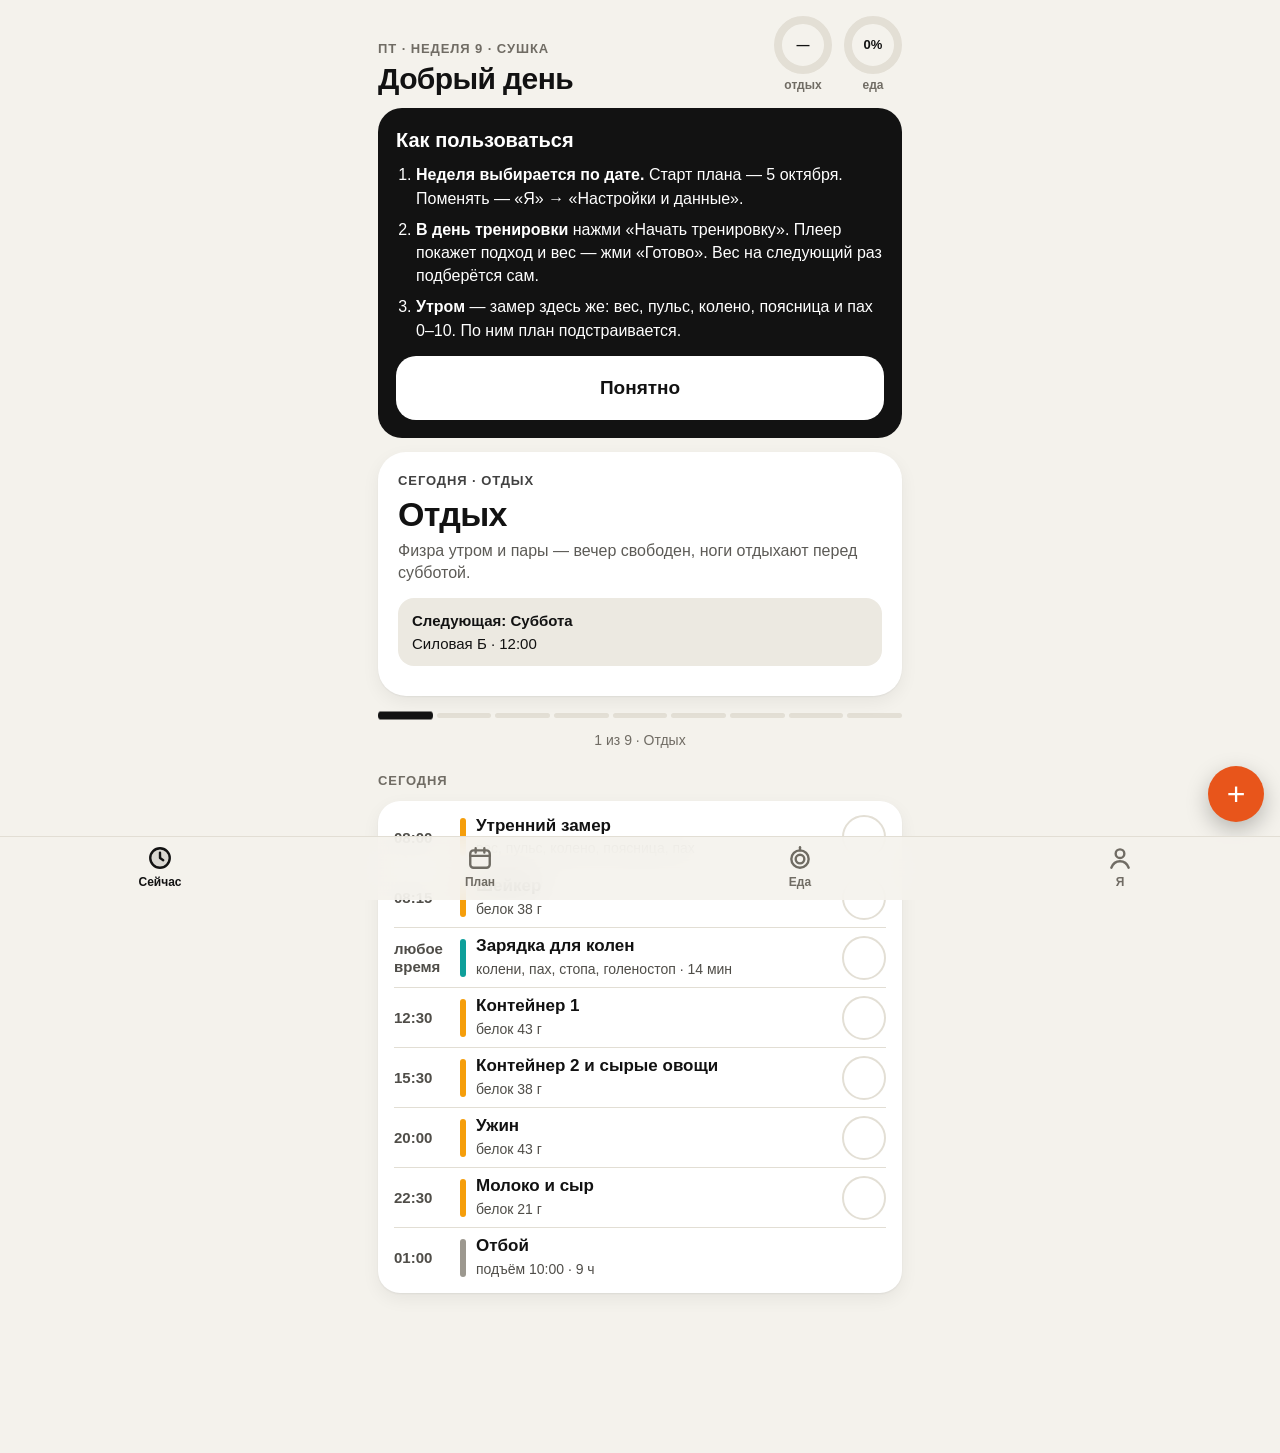
<file: index.html>
<!DOCTYPE html>
<html lang="ru">
<head>
<meta charset="UTF-8">
<meta name="viewport" content="width=device-width, initial-scale=1.0, maximum-scale=1.0, viewport-fit=cover">
<title>Три цикла</title>

<!-- Приложение для iPhone: Safari → «Поделиться» → «На экран Домой» -->
<meta name="theme-color" content="#F4F2EC" media="(prefers-color-scheme: light)">
<meta name="theme-color" content="#050506" media="(prefers-color-scheme: dark)">
<meta name="color-scheme" content="light dark">
<meta name="apple-mobile-web-app-capable" content="yes">
<meta name="mobile-web-app-capable" content="yes">
<meta name="apple-mobile-web-app-status-bar-style" content="default">
<meta name="apple-mobile-web-app-title" content="Три цикла">
<meta name="format-detection" content="telephone=no">
<link rel="manifest" href="manifest.webmanifest">
<link rel="apple-touch-icon" href="icons/apple-touch-icon.png">
<link rel="icon" type="image/png" sizes="192x192" href="icons/icon-192.png">
<link rel="stylesheet" href="css/app.css">
<!-- Тема — до первой отрисовки, чтобы не мигало: светлая «Чистый лист», тёмная «Табло» -->
<script>
try{ var t=(JSON.parse(localStorage.getItem('planSet')||'{}')||{}).theme; if(t==='light'||t==='dark') document.documentElement.dataset.theme=t; }catch(e){}
</script>
</head>

<body>
<main class="wrap" id="scr-now"></main>
<main class="wrap" id="scr-plan" hidden></main>
<main class="wrap" id="scr-food" hidden></main>
<main class="wrap" id="scr-me" hidden></main>

<div id="mini" hidden></div>

<nav id="tabbar" aria-label="Разделы">
  <button type="button" data-go="now" class="on"><svg viewBox="0 0 24 24" fill="none" stroke="currentColor" stroke-width="2.2" stroke-linecap="round" stroke-linejoin="round"><circle cx="12" cy="12" r="9"/><path d="M12 7v5l3 2"/></svg>Сейчас</button>
  <button type="button" data-go="plan"><svg viewBox="0 0 24 24" fill="none" stroke="currentColor" stroke-width="2.2" stroke-linecap="round" stroke-linejoin="round"><rect x="3" y="5" width="18" height="16" rx="3"/><path d="M3 10h18M8 3v4M16 3v4"/></svg>План</button>
  <button type="button" data-go="food"><svg viewBox="0 0 24 24" fill="none" stroke="currentColor" stroke-width="2.2" stroke-linecap="round" stroke-linejoin="round"><circle cx="12" cy="13" r="8"/><circle cx="12" cy="13" r="4"/><path d="M12 2v3"/></svg>Еда</button>
  <button type="button" data-go="me"><svg viewBox="0 0 24 24" fill="none" stroke="currentColor" stroke-width="2.2" stroke-linecap="round" stroke-linejoin="round"><circle cx="12" cy="8" r="4"/><path d="M4 21c1.5-4 4.5-6 8-6s6.5 2 8 6"/></svg>Я</button>
</nav>

<section id="page" hidden></section>
<section id="player" hidden></section>
<div id="sheets"></div>
<div id="toast" role="status" aria-live="polite"><span></span><button type="button" hidden>Отменить</button></div>

<script src="js/figures.js"></script>
<script src="js/tech.js"></script>
<script src="js/photos.js"></script>
<script src="js/plan.js"></script>
<script src="js/food-data.js"></script>
<script src="js/plan-extra.js"></script>
<script src="js/store.js"></script>
<script src="js/training.js"></script>
<script src="js/rules.js"></script>
<script src="js/food.js"></script>
<script src="js/calendar.js"></script>
<script src="js/progress.js"></script>
<script src="js/load.js"></script>
<script src="js/export.js"></script>
<script src="js/iphone.js"></script>
<script src="js/ui/kit.js"></script>
<script src="js/ui/now.js"></script>
<script src="js/ui/player.js"></script>
<script src="js/ui/week.js"></script>
<script src="js/ui/foodtab.js"></script>
<script src="js/ui/me.js"></script>
<script src="js/ui/library.js"></script>
<script src="js/ui/settings.js"></script>
<script src="js/ui/native.js"></script>
<script src="js/ui/app.js"></script>
</body>
</html>
</file>
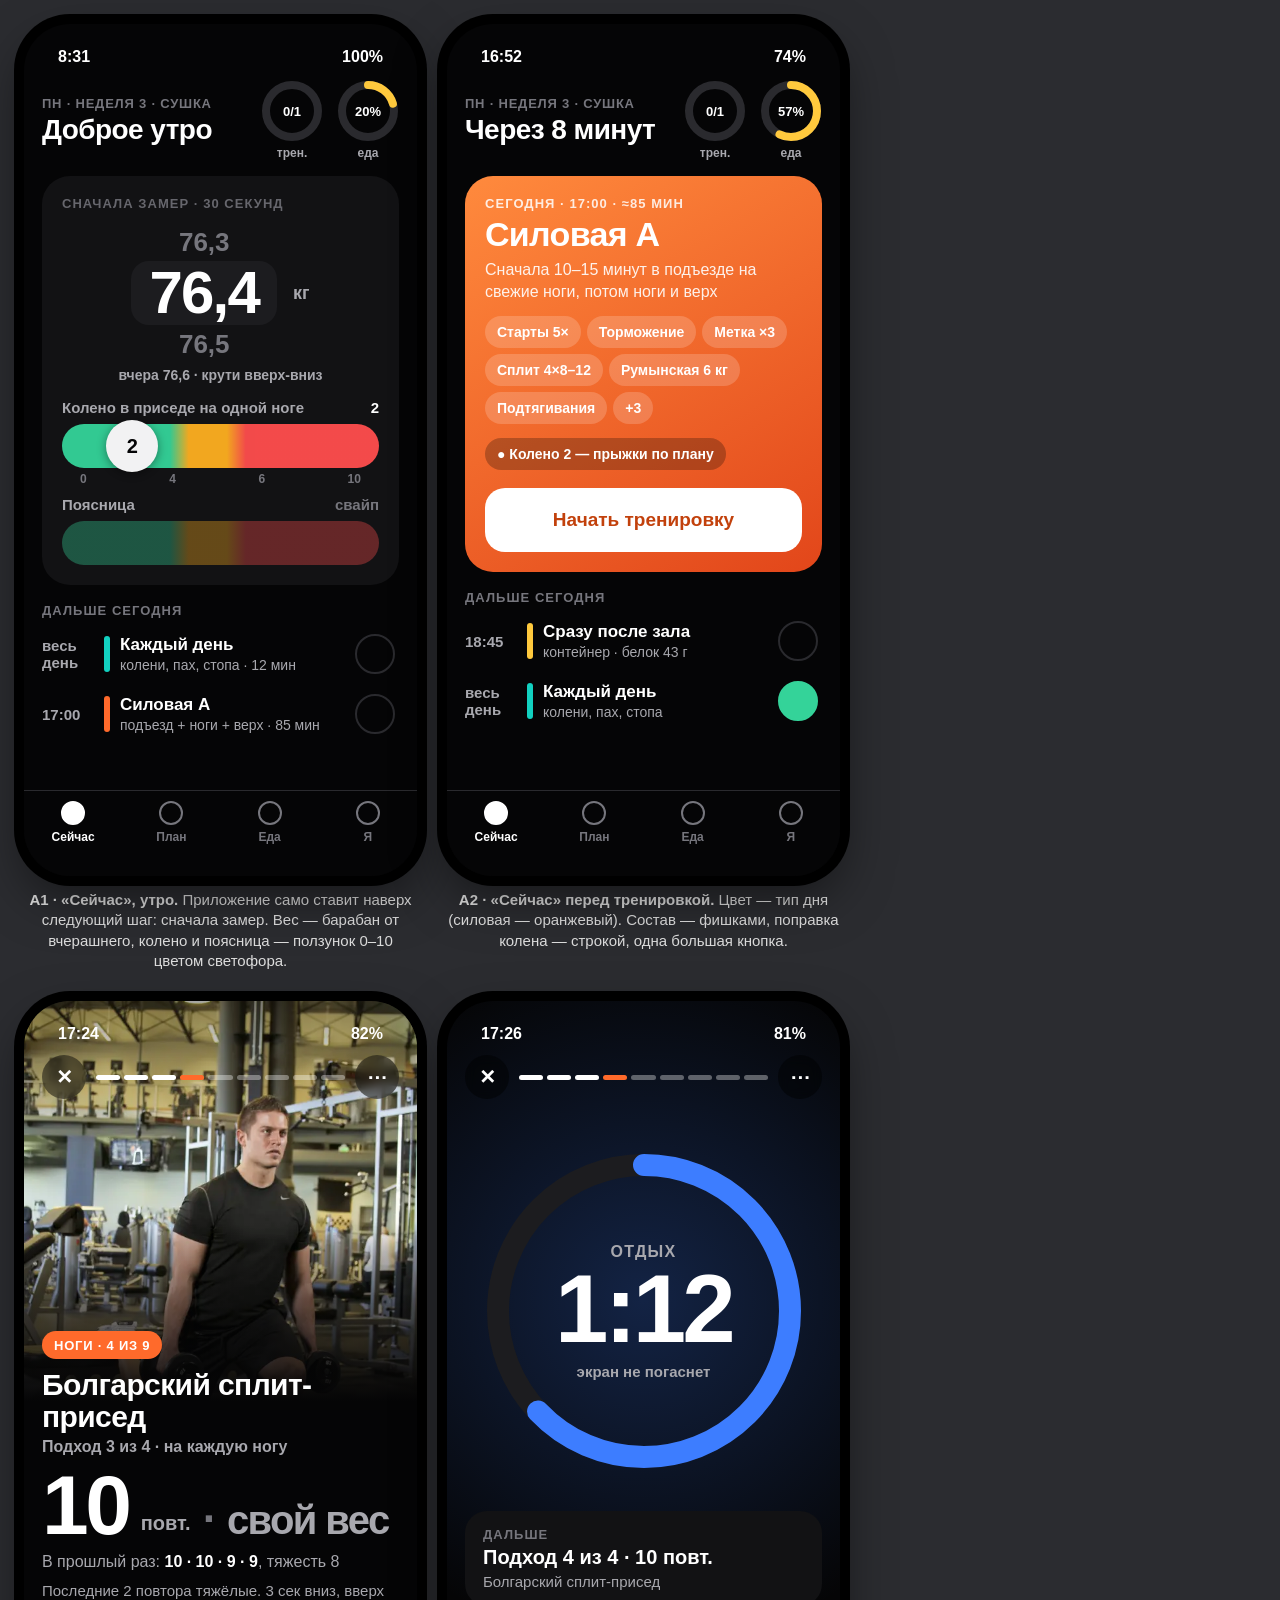
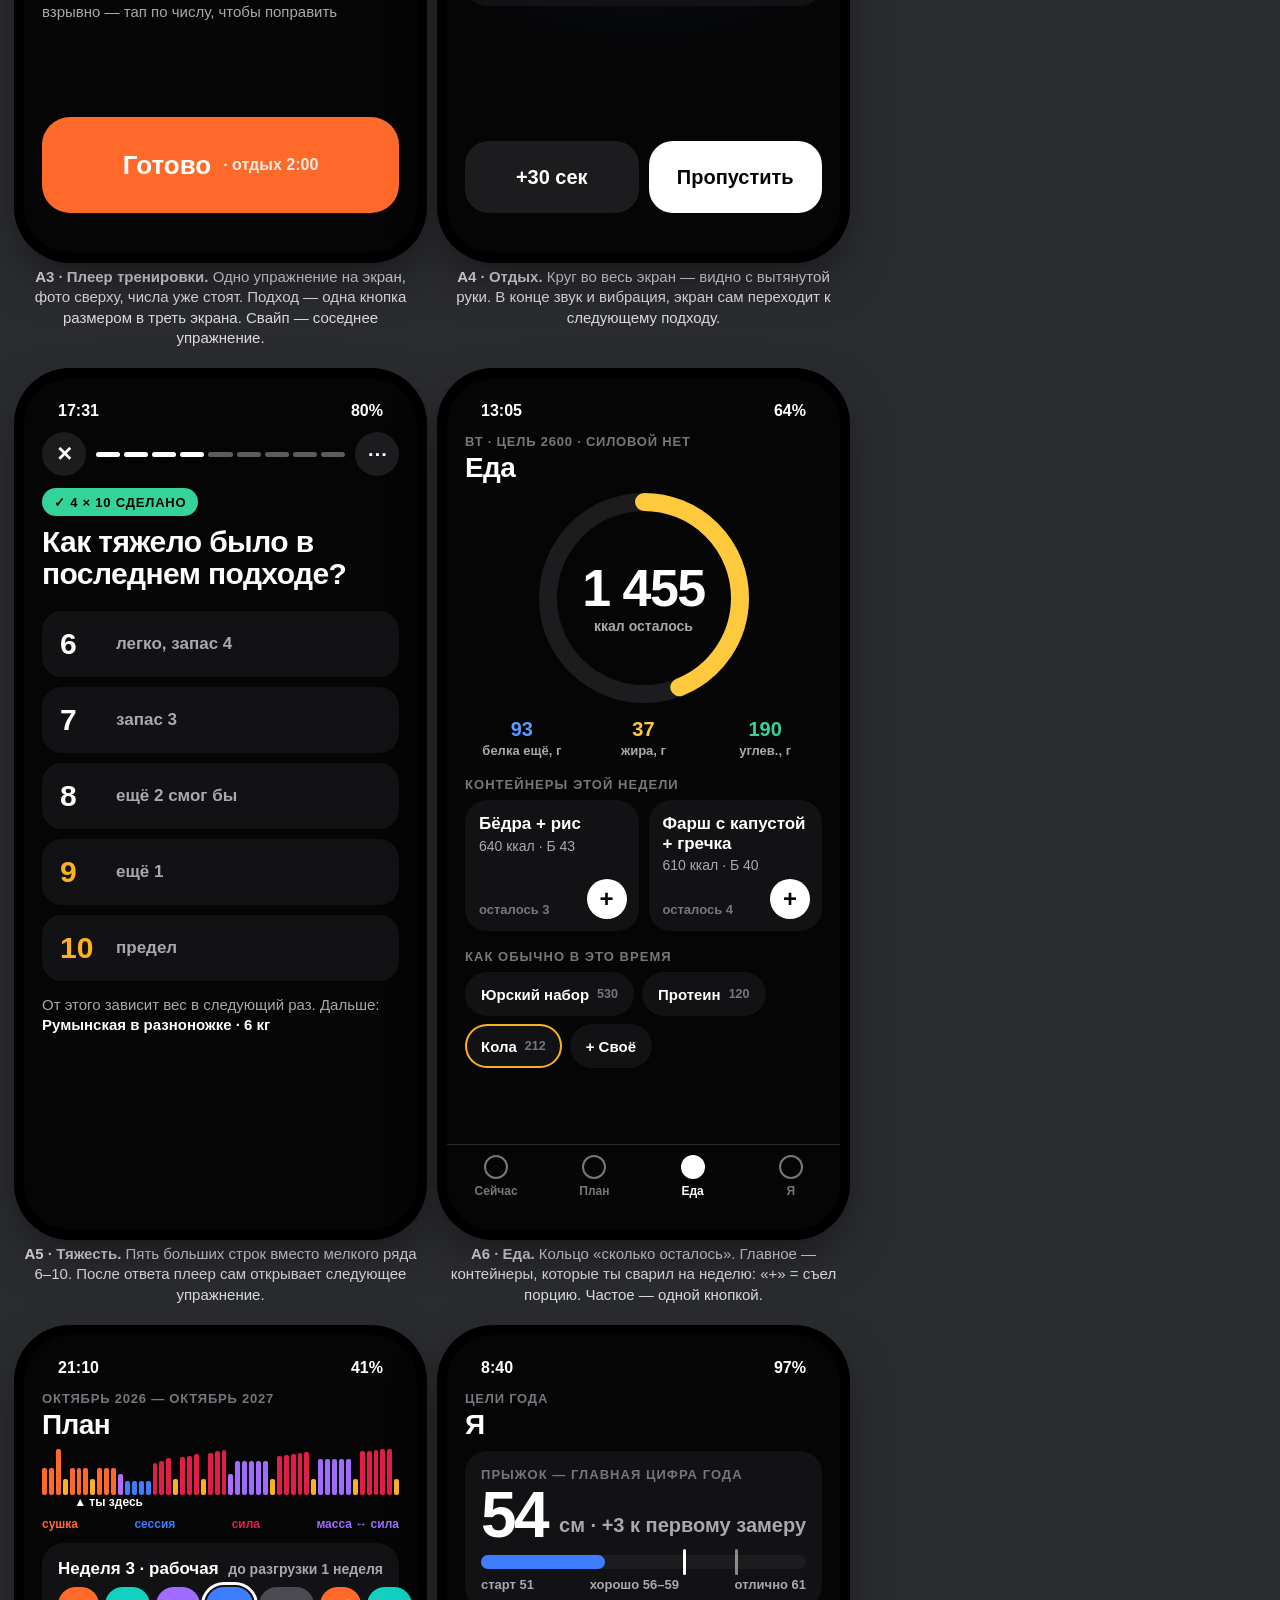
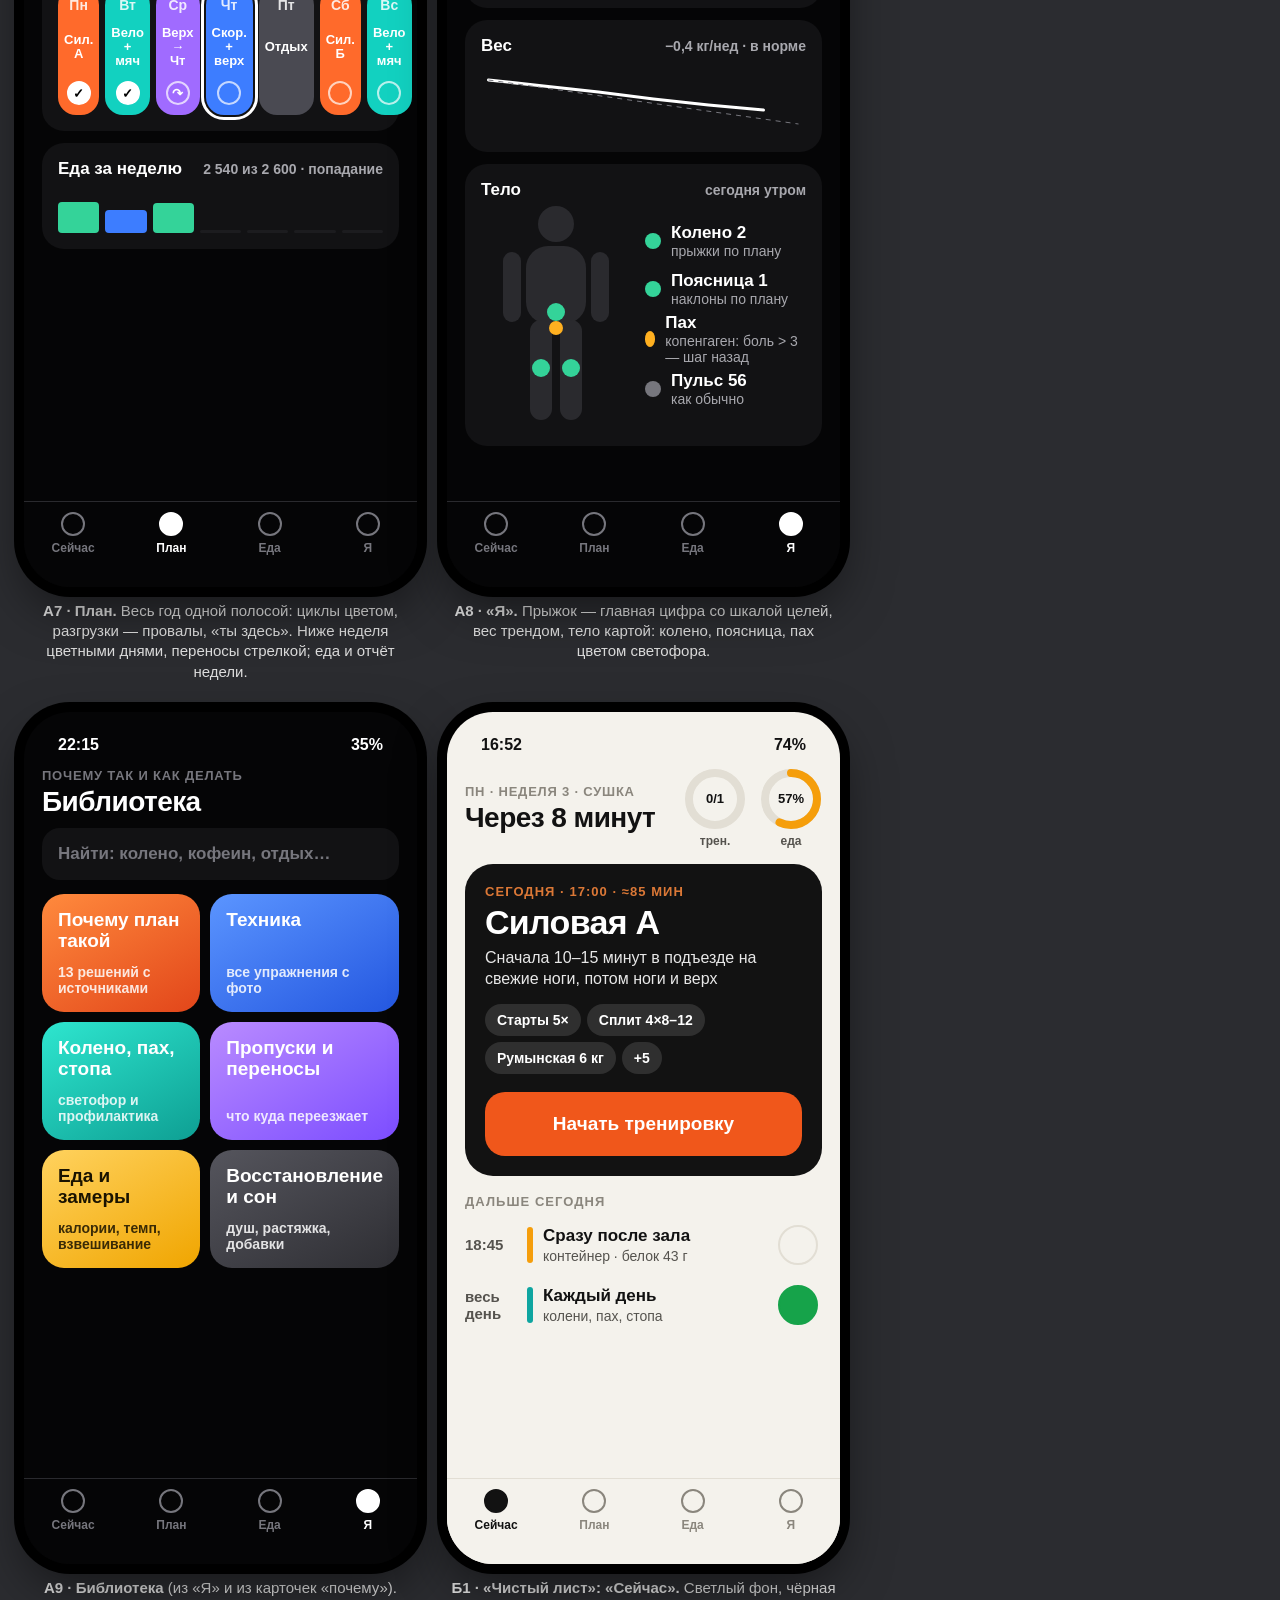
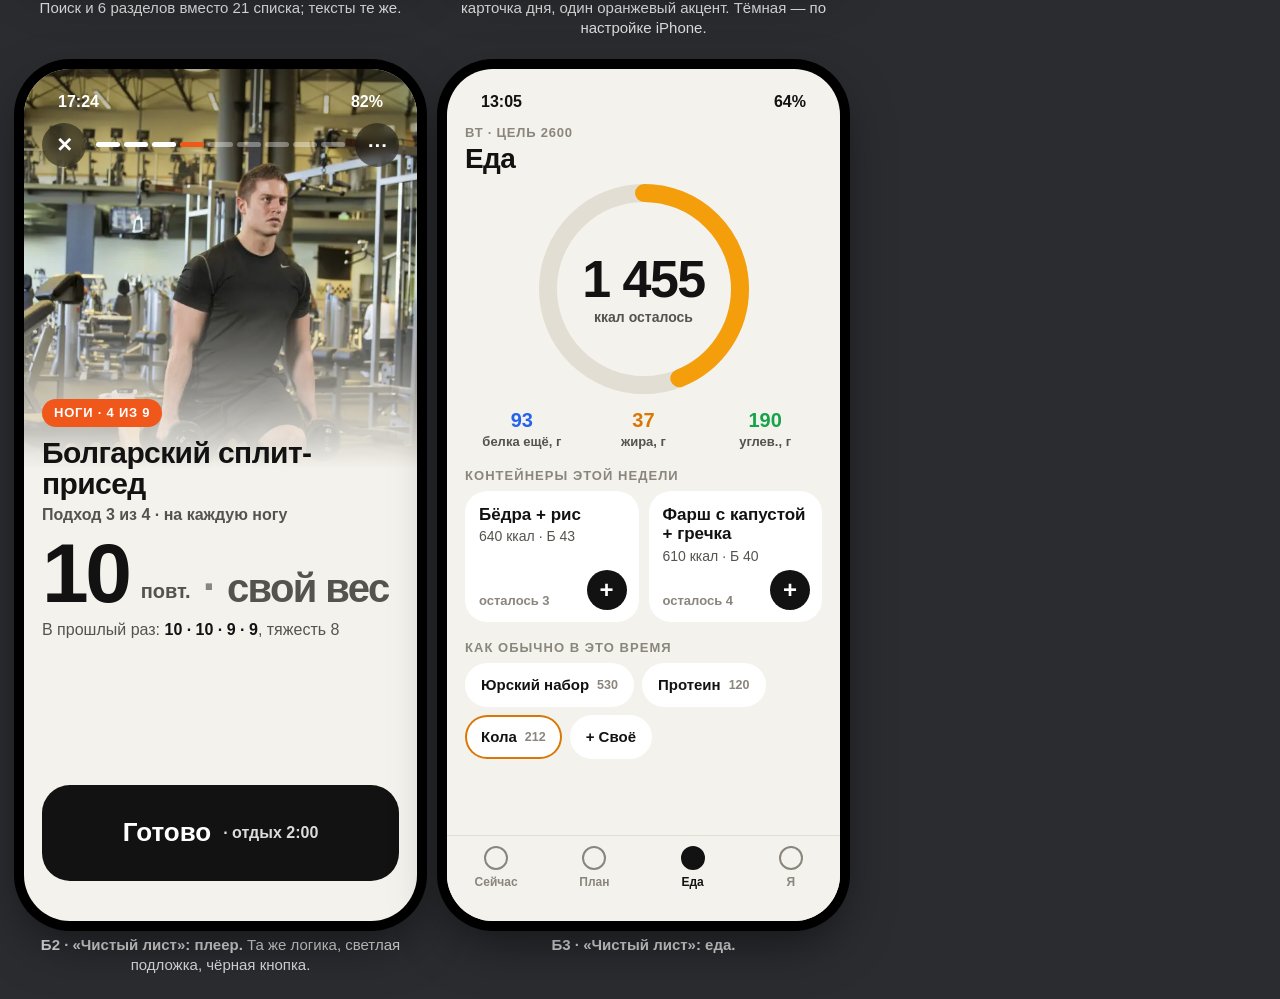
<file: docs/redesign/mockups-v2.html>
<!DOCTYPE html>
<html lang="ru">
<head>
<meta charset="UTF-8">
<meta name="viewport" content="width=device-width, initial-scale=1">
<title>Макеты v2 · Три цикла</title>
<style>
/* Два стиля на выбор. Цвет — по типу дня: силовая, скорость, верх, кардио, отдых.
   А «Табло» — чёрный, как спортивная трансляция; Б «Чистый лист» — светлый, как журнал */
.a{--bg:#050506;--s1:#121214;--s2:#1C1C1F;--ln:#2A2A2E;--tx:#FFFFFF;--t2:#A8A8AE;--t3:#76767D;
   --str:#FF6A2B;--spd:#3D7DFF;--up:#A06BFF;--car:#12D1C0;--rest:#4A4A52;--ok:#34D399;--wn:#FFB020;--bad:#FF4D4D;--kc:#FFC93D;
   --btn:#FFFFFF;--onbtn:#050506}
.b{--bg:#F4F2EC;--s1:#FFFFFF;--s2:#ECE9E1;--ln:#E2DED4;--tx:#121212;--t2:#55534E;--t3:#8A867D;
   --str:#F0571B;--spd:#2563EB;--up:#7C4DFF;--car:#0EA5A0;--rest:#B9B5AC;--ok:#16A34A;--wn:#D97706;--bad:#DC2626;--kc:#F59E0B;
   --btn:#121212;--onbtn:#FFFFFF}
*{box-sizing:border-box;margin:0;padding:0}
body{background:#2b2c30;font-family:-apple-system,BlinkMacSystemFont,"SF Pro Display","Segoe UI",Roboto,Arial,sans-serif;padding:24px;display:flex;flex-wrap:wrap;gap:30px;align-items:flex-start}
.n{font-variant-numeric:tabular-nums}
.wrap{display:flex;flex-direction:column;align-items:center}
.cap{width:393px;color:#ddd;font-size:15px;margin-top:14px;text-align:center;line-height:1.35}
.ph{width:393px;height:852px;background:var(--bg);color:var(--tx);border-radius:46px;overflow:hidden;position:relative;box-shadow:0 0 0 10px #000,0 20px 50px rgba(0,0,0,.5);flex:none}
.sb{height:50px;display:flex;justify-content:space-between;align-items:flex-end;padding:0 34px 8px;font-size:16px;font-weight:600;position:relative;z-index:3}
.pad{padding:0 18px}

/* Таб-бар: 4 пункта, иконки-кружки с подписью */
.tb{position:absolute;left:0;right:0;bottom:0;height:86px;display:grid;grid-template-columns:repeat(4,1fr);padding-top:10px;background:var(--bg);border-top:1px solid var(--ln)}
.tb div{display:flex;flex-direction:column;align-items:center;gap:5px;font-size:12px;font-weight:700;color:var(--t3)}
.tb i{width:24px;height:24px;border-radius:50%;border:2.5px solid currentColor}
.tb .on{color:var(--tx)} .tb .on i{background:currentColor}

/* Кольца дня */
.rings{display:flex;gap:14px;align-items:center;padding:6px 0 16px}
.ring{position:relative;width:62px;height:62px}
.ring svg{transform:rotate(-90deg)}
.ring b{position:absolute;inset:0;display:grid;place-items:center;font-size:13px;font-weight:800}
.rl{font-size:12px;color:var(--t2);font-weight:700;text-align:center;margin-top:4px}
.greet{flex:1}
.greet .d{font-size:13px;font-weight:700;color:var(--t3);text-transform:uppercase;letter-spacing:.06em}
.greet .h{font-size:28px;font-weight:900;letter-spacing:-.02em;line-height:1.05;margin-top:4px}

/* Главная карточка «следующий шаг» */
.hero{border-radius:28px;padding:20px;position:relative;overflow:hidden}
.hero .k{font-size:13px;font-weight:800;letter-spacing:.08em;text-transform:uppercase;opacity:.85}
.hero .t{font-size:34px;font-weight:900;letter-spacing:-.02em;line-height:1;margin-top:6px}
.hero .s{font-size:16px;margin-top:8px;opacity:.9;line-height:1.35}
.big{height:64px;border-radius:20px;background:var(--btn);color:var(--onbtn);font-size:19px;font-weight:900;display:flex;align-items:center;justify-content:center;gap:10px}
.chips{display:flex;flex-wrap:wrap;gap:6px;margin-top:14px}
.chip{height:32px;padding:0 12px;border-radius:16px;background:rgba(255,255,255,.18);display:inline-flex;align-items:center;font-size:14px;font-weight:700}
.b .chip{background:rgba(255,255,255,.28)}

/* Барабан веса и ползунок 0–10 */
.drum{display:flex;align-items:center;justify-content:center;gap:16px;margin:12px 0 4px}
.drum .col{display:flex;flex-direction:column;align-items:center;line-height:1}
.drum .o{font-size:26px;font-weight:800;color:var(--t3);padding:6px 0}
.drum .m{font-size:60px;font-weight:900;letter-spacing:-.03em;padding:2px 18px;border-radius:18px;background:var(--s2)}
.drum .u{font-size:18px;font-weight:800;color:var(--t2)}
.sl{margin-top:16px}
.sl .lab{display:flex;justify-content:space-between;font-size:15px;font-weight:700;color:var(--t2)}
.sl .lab b{color:var(--tx)}
.track{height:44px;border-radius:22px;margin-top:8px;position:relative;background:linear-gradient(90deg,var(--ok) 0%,var(--ok) 34%,var(--wn) 40%,var(--wn) 52%,var(--bad) 58%,var(--bad) 100%);opacity:.95}
.thumb{position:absolute;top:-4px;width:52px;height:52px;border-radius:50%;background:#fff;box-shadow:0 2px 10px rgba(0,0,0,.4);display:grid;place-items:center;font-size:20px;font-weight:900;color:#050506}
.ticks{display:flex;justify-content:space-between;font-size:12px;color:var(--t3);font-weight:700;padding:4px 18px 0}

/* Лента «дальше сегодня» */
.tl{margin-top:18px}
.tl h4{font-size:13px;font-weight:800;color:var(--t3);letter-spacing:.08em;text-transform:uppercase;margin-bottom:6px}
.it{display:grid;grid-template-columns:52px 6px 1fr 44px;align-items:center;gap:10px;min-height:60px}
.it .tm{font-size:15px;font-weight:800;color:var(--t2)}
.it .bar{width:6px;height:36px;border-radius:3px}
.it .nm{font-size:17px;font-weight:700}
.it .ds{font-size:14px;color:var(--t2);margin-top:2px}
.it .ck{width:40px;height:40px;border-radius:50%;border:2.5px solid var(--ln)}
.it .ck.dn{background:var(--ok);border-color:var(--ok)}

/* Плеер тренировки */
.ply{position:absolute;inset:0}
.photo{position:absolute;left:0;right:0;top:0;height:400px;background-size:cover;background-position:center 30%}
.photo:after{content:"";position:absolute;inset:0;background:linear-gradient(to bottom,rgba(0,0,0,.35) 0%,rgba(0,0,0,0) 30%,rgba(0,0,0,0) 55%,var(--bg) 100%)}
.top{position:absolute;left:18px;right:18px;top:54px;display:flex;align-items:center;gap:10px;z-index:2}
.cb{width:44px;height:44px;border-radius:50%;background:rgba(0,0,0,.45);color:#fff;display:grid;place-items:center;font-size:20px;font-weight:800;backdrop-filter:blur(6px)}
.dots{flex:1;display:flex;gap:4px}
.dots i{flex:1;height:5px;border-radius:3px;background:rgba(255,255,255,.35)}
.dots .d{background:#fff}
.dots .c{background:var(--str)}
.pbody{position:absolute;left:18px;right:18px;top:330px;z-index:2}
.tag{display:inline-flex;height:28px;padding:0 12px;border-radius:14px;font-size:13px;font-weight:900;letter-spacing:.06em;text-transform:uppercase;align-items:center;color:#fff}
.ename{font-size:30px;font-weight:900;letter-spacing:-.02em;line-height:1.05;margin-top:10px}
.setn{font-size:16px;font-weight:800;color:var(--t2);margin-top:6px}
.huge{display:flex;align-items:flex-end;gap:12px;margin-top:14px}
.huge .v{font-size:84px;font-weight:900;letter-spacing:-.04em;line-height:.85}
.huge .u{font-size:20px;font-weight:800;color:var(--t2);margin-bottom:6px}
.huge .x{font-size:44px;font-weight:800;color:var(--t3);line-height:1}
.prev{font-size:16px;color:var(--t2);margin-top:12px}
.prev b{color:var(--tx)}
.why{margin-top:10px;font-size:15px;color:var(--t2);line-height:1.35}
.done{position:absolute;left:18px;right:18px;bottom:40px;height:96px;border-radius:28px;display:flex;align-items:center;justify-content:center;font-size:26px;font-weight:900;color:#fff;gap:12px}
.done small{font-size:16px;opacity:.85;font-weight:800}

/* Отдых — круг во весь экран */
.restbg{position:absolute;inset:0}
.bigring{position:absolute;left:50%;top:150px;transform:translateX(-50%);width:320px;height:320px}
.bigring svg{transform:rotate(-90deg)}
.bigring .c{position:absolute;inset:0;display:flex;flex-direction:column;align-items:center;justify-content:center}
.bigring .c .l{font-size:16px;font-weight:800;color:var(--t2);text-transform:uppercase;letter-spacing:.08em}
.bigring .c .v{font-size:96px;font-weight:900;letter-spacing:-.04em;line-height:1}
.nextc{position:absolute;left:18px;right:18px;top:510px;background:var(--s1);border-radius:22px;padding:16px 18px}
.nextc .k{font-size:13px;font-weight:800;color:var(--t3);letter-spacing:.08em;text-transform:uppercase}
.nextc .t{font-size:20px;font-weight:800;margin-top:4px}
.row2{position:absolute;left:18px;right:18px;bottom:40px;display:grid;grid-template-columns:1fr 1fr;gap:10px}
.sbtn{height:72px;border-radius:24px;background:var(--s2);display:grid;place-items:center;font-size:20px;font-weight:900}

/* Тяжесть */
.rpe{display:grid;gap:10px;margin-top:22px}
.rp{height:66px;border-radius:20px;background:var(--s1);display:flex;align-items:center;padding:0 18px;gap:16px}
.rp b{font-size:30px;font-weight:900;width:40px}
.rp span{font-size:17px;font-weight:700;color:var(--t2)}

/* Еда */
.kring{position:relative;width:220px;height:220px;margin:6px auto 0}
.kring svg{transform:rotate(-90deg)}
.kring .c{position:absolute;inset:0;display:flex;flex-direction:column;align-items:center;justify-content:center}
.kring .c .v{font-size:52px;font-weight:900;letter-spacing:-.03em;line-height:1}
.kring .c .l{font-size:14px;font-weight:700;color:var(--t2);margin-top:4px}
.mac{display:grid;grid-template-columns:repeat(3,1fr);gap:8px;margin-top:10px;text-align:center}
.mac b{display:block;font-size:20px;font-weight:900}
.mac span{font-size:13px;color:var(--t2);font-weight:700}
.sec{font-size:13px;font-weight:800;color:var(--t3);letter-spacing:.08em;text-transform:uppercase;margin:18px 0 8px}
.cont{display:grid;grid-template-columns:1fr 1fr;gap:10px}
.cbox{border-radius:22px;padding:14px 14px 58px;min-height:96px;position:relative;background:var(--s1)}
.cbox .t{font-size:17px;font-weight:800;line-height:1.15}
.cbox .s{font-size:14px;color:var(--t2);margin-top:4px}
.cbox .plus{position:absolute;right:12px;bottom:12px;width:40px;height:40px;border-radius:50%;background:var(--btn);color:var(--onbtn);display:grid;place-items:center;font-size:24px;font-weight:900}
.cbox .left{position:absolute;left:14px;bottom:14px;font-size:13px;font-weight:800;color:var(--t3)}
.pills{display:flex;gap:8px;flex-wrap:wrap}
.pill{height:44px;padding:0 16px;border-radius:22px;background:var(--s1);display:inline-flex;align-items:center;font-size:15px;font-weight:700;gap:8px}
.pill small{color:var(--t3);font-weight:700}
.pill.bad{box-shadow:inset 0 0 0 2px var(--wn)}

/* План: год одной полосой */
.year{display:flex;gap:2px;align-items:flex-end;height:46px;margin-top:10px}
.year i{flex:1;border-radius:2px}
.yl{display:flex;justify-content:space-between;font-size:12px;font-weight:800;color:var(--t3);margin-top:6px}
.here{position:relative;height:16px}
.here b{position:absolute;top:0;font-size:12px;font-weight:900;color:var(--tx)}
.wk{display:grid;grid-template-columns:repeat(7,1fr);gap:6px;margin-top:8px}
.wd{border-radius:18px;height:128px;display:flex;flex-direction:column;justify-content:space-between;padding:10px 6px;align-items:center;color:#fff}
.wd .dn{font-size:14px;font-weight:800;opacity:.85}
.wd .dt{font-size:13px;font-weight:900;text-align:center;line-height:1.1}
.wd .st{width:24px;height:24px;border-radius:50%;border:2.5px solid rgba(255,255,255,.7);display:grid;place-items:center;font-size:13px;font-weight:900}
.wd .st.dn2{background:#fff;color:#000;border-color:#fff}
.wd.today{outline:3px solid var(--tx);outline-offset:2px}
.card{background:var(--s1);border-radius:22px;padding:16px;margin-top:12px}
.card h3{font-size:17px;font-weight:800;display:flex;justify-content:space-between;align-items:baseline}
.card h3 span{font-size:14px;color:var(--t2);font-weight:700}

/* Я: карта тела */
.me{display:grid;grid-template-columns:150px 1fr;gap:14px;align-items:center}
.zone{display:flex;align-items:center;gap:10px;min-height:48px}
.zone i{width:16px;height:16px;border-radius:50%}
.zone b{font-size:17px;font-weight:800}
.zone span{font-size:14px;color:var(--t2);display:block}
.goal{height:14px;border-radius:7px;background:var(--s2);position:relative;margin-top:12px}
.goal i{position:absolute;left:0;top:0;bottom:0;border-radius:7px}
.goal u{position:absolute;top:-6px;bottom:-6px;width:3px;background:var(--tx);border-radius:2px}
.gl{display:flex;justify-content:space-between;font-size:13px;color:var(--t2);font-weight:700;margin-top:8px}

/* Библиотека */
.search{height:52px;border-radius:18px;background:var(--s1);display:flex;align-items:center;padding:0 16px;color:var(--t3);font-size:17px;font-weight:600}
.lib{display:grid;grid-template-columns:1fr 1fr;gap:10px;margin-top:14px}
.lb{border-radius:22px;padding:16px;min-height:118px;display:flex;flex-direction:column;justify-content:space-between;color:#fff}
.lb b{font-size:19px;font-weight:900;line-height:1.1}
.lb span{font-size:14px;font-weight:700;opacity:.85}
</style>
</head>
<body>

<!-- ======================= СТИЛЬ А «ТАБЛО» ======================= -->

<!-- А1. Сейчас: утро -->
<div class="wrap"><div class="ph a" id="a1">
  <div class="sb"><span>8:31</span><span>100%</span></div>
  <div class="pad">
    <div class="rings">
      <div class="greet"><div class="d">Пн · неделя 3 · сушка</div><div class="h">Доброе утро</div></div>
      <div><div class="ring"><svg width="62" height="62"><circle cx="31" cy="31" r="26" stroke="#2A2A2E" stroke-width="8" fill="none"/><circle cx="31" cy="31" r="26" stroke="#FF6A2B" stroke-width="8" fill="none" stroke-dasharray="163" stroke-dashoffset="163" stroke-linecap="round"/></svg><b>0/1</b></div><div class="rl">трен.</div></div>
      <div><div class="ring"><svg width="62" height="62"><circle cx="31" cy="31" r="26" stroke="#2A2A2E" stroke-width="8" fill="none"/><circle cx="31" cy="31" r="26" stroke="#FFC93D" stroke-width="8" fill="none" stroke-dasharray="163" stroke-dashoffset="130" stroke-linecap="round"/></svg><b>20%</b></div><div class="rl">еда</div></div>
    </div>
    <div class="hero" style="background:var(--s1)">
      <div class="k" style="color:var(--t3)">Сначала замер · 30 секунд</div>
      <div class="drum n"><div class="col"><span class="o">76,3</span><span class="m">76,4</span><span class="o">76,5</span></div><span class="u">кг</span></div>
      <div style="text-align:center;font-size:14px;color:var(--t2);font-weight:700">вчера 76,6 · крути вверх-вниз</div>
      <div class="sl"><div class="lab"><span>Колено в приседе на одной ноге</span><b class="n">2</b></div>
        <div class="track"><div class="thumb n" style="left:14%">2</div></div>
        <div class="ticks n"><span>0</span><span>4</span><span>6</span><span>10</span></div></div>
      <div class="sl" style="margin-top:10px"><div class="lab"><span>Поясница</span><b style="color:var(--t3)">свайп</b></div>
        <div class="track" style="opacity:.35"></div></div>
    </div>
    <div class="tl"><h4>Дальше сегодня</h4>
      <div class="it"><span class="tm n">весь день</span><span class="bar" style="background:var(--car)"></span><span><div class="nm">Каждый день</div><div class="ds">колени, пах, стопа · 12 мин</div></span><span class="ck"></span></div>
      <div class="it"><span class="tm n">17:00</span><span class="bar" style="background:var(--str)"></span><span><div class="nm">Силовая А</div><div class="ds">подъезд + ноги + верх · 85 мин</div></span><span class="ck"></span></div>
    </div>
  </div>
  <div class="tb"><div class="on"><i></i>Сейчас</div><div><i></i>План</div><div><i></i>Еда</div><div><i></i>Я</div></div>
</div><div class="cap"><b>А1 · «Сейчас», утро.</b> Приложение само ставит наверх следующий шаг: сначала замер. Вес — барабан от вчерашнего, колено и поясница — ползунок 0–10 цветом светофора.</div></div>

<!-- А2. Сейчас: перед тренировкой -->
<div class="wrap"><div class="ph a" id="a2">
  <div class="sb"><span>16:52</span><span>74%</span></div>
  <div class="pad">
    <div class="rings">
      <div class="greet"><div class="d">Пн · неделя 3 · сушка</div><div class="h">Через 8 минут</div></div>
      <div><div class="ring"><svg width="62" height="62"><circle cx="31" cy="31" r="26" stroke="#2A2A2E" stroke-width="8" fill="none"/><circle cx="31" cy="31" r="26" stroke="#FF6A2B" stroke-width="8" fill="none" stroke-dasharray="163" stroke-dashoffset="163" stroke-linecap="round"/></svg><b>0/1</b></div><div class="rl">трен.</div></div>
      <div><div class="ring"><svg width="62" height="62"><circle cx="31" cy="31" r="26" stroke="#2A2A2E" stroke-width="8" fill="none"/><circle cx="31" cy="31" r="26" stroke="#FFC93D" stroke-width="8" fill="none" stroke-dasharray="163" stroke-dashoffset="70" stroke-linecap="round"/></svg><b>57%</b></div><div class="rl">еда</div></div>
    </div>
    <div class="hero" style="background:linear-gradient(150deg,#FF8A3D,#E2461A);color:#fff">
      <div class="k">Сегодня · 17:00 · ≈85 мин</div>
      <div class="t">Силовая А</div>
      <div class="s">Сначала 10–15 минут в подъезде на свежие ноги, потом ноги и верх</div>
      <div class="chips"><span class="chip">Старты 5×</span><span class="chip">Торможение</span><span class="chip">Метка ×3</span><span class="chip">Сплит 4×8–12</span><span class="chip">Румынская 6 кг</span><span class="chip">Подтягивания</span><span class="chip">+3</span></div>
      <div class="chips"><span class="chip" style="background:rgba(0,0,0,.25)">● Колено 2 — прыжки по плану</span></div>
      <div class="big" style="margin-top:18px;background:#fff;color:#C2410C">Начать тренировку</div>
    </div>
    <div class="tl"><h4>Дальше сегодня</h4>
      <div class="it"><span class="tm n">18:45</span><span class="bar" style="background:var(--kc)"></span><span><div class="nm">Сразу после зала</div><div class="ds">контейнер · белок 43 г</div></span><span class="ck"></span></div>
      <div class="it"><span class="tm n">весь день</span><span class="bar" style="background:var(--car)"></span><span><div class="nm">Каждый день</div><div class="ds">колени, пах, стопа</div></span><span class="ck dn"></span></div>
    </div>
  </div>
  <div class="tb"><div class="on"><i></i>Сейчас</div><div><i></i>План</div><div><i></i>Еда</div><div><i></i>Я</div></div>
</div><div class="cap"><b>А2 · «Сейчас» перед тренировкой.</b> Цвет — тип дня (силовая — оранжевый). Состав — фишками, поправка колена — строкой, одна большая кнопка.</div></div>

<!-- А3. Плеер: подход -->
<div class="wrap"><div class="ph a" id="a3">
  <div class="ply">
    <div class="photo" style="background-image:url('../../img/ex/split-squat-with-dumbbells-1.webp')"></div>
    <div class="sb" style="color:#fff"><span>17:24</span><span>82%</span></div>
    <div class="top"><span class="cb">✕</span><div class="dots"><i class="d"></i><i class="d"></i><i class="d"></i><i class="c"></i><i></i><i></i><i></i><i></i><i></i></div><span class="cb">⋯</span></div>
    <div class="pbody">
      <span class="tag" style="background:var(--str)">Ноги · 4 из 9</span>
      <div class="ename">Болгарский сплит-присед</div>
      <div class="setn">Подход 3 из 4 · на каждую ногу</div>
      <div class="huge n"><span class="v">10</span><span class="u">повт.</span><span class="x">·</span><span class="v" style="font-size:40px;color:var(--t2);margin-bottom:4px">свой вес</span></div>
      <div class="prev">В прошлый раз: <b>10 · 10 · 9 · 9</b>, тяжесть 8</div>
      <div class="why">Последние 2 повтора тяжёлые. 3 сек вниз, вверх взрывно — тап по числу, чтобы поправить</div>
    </div>
    <div class="done" style="background:var(--str)">Готово <small>· отдых 2:00</small></div>
  </div>
</div><div class="cap"><b>А3 · Плеер тренировки.</b> Одно упражнение на экран, фото сверху, числа уже стоят. Подход — одна кнопка размером в треть экрана. Свайп — соседнее упражнение.</div></div>

<!-- А4. Плеер: отдых -->
<div class="wrap"><div class="ph a" id="a4">
  <div class="restbg" style="background:radial-gradient(circle at 50% 35%,rgba(61,125,255,.25),transparent 60%)"></div>
  <div class="sb"><span>17:26</span><span>81%</span></div>
  <div class="top" style="top:54px"><span class="cb">✕</span><div class="dots"><i class="d"></i><i class="d"></i><i class="d"></i><i class="c"></i><i></i><i></i><i></i><i></i><i></i></div><span class="cb">⋯</span></div>
  <div class="bigring"><svg width="320" height="320"><circle cx="160" cy="160" r="146" stroke="#1C1C1F" stroke-width="22" fill="none"/><circle cx="160" cy="160" r="146" stroke="#3D7DFF" stroke-width="22" fill="none" stroke-dasharray="917" stroke-dashoffset="340" stroke-linecap="round"/></svg>
    <div class="c"><span class="l">Отдых</span><span class="v n">1:12</span><span class="l" style="text-transform:none;letter-spacing:0;font-size:15px;margin-top:6px">экран не погаснет</span></div></div>
  <div class="nextc"><div class="k">Дальше</div><div class="t">Подход 4 из 4 · 10 повт.</div><div style="font-size:15px;color:var(--t2);margin-top:4px">Болгарский сплит-присед</div></div>
  <div class="row2"><span class="sbtn">+30 сек</span><span class="sbtn" style="background:#fff;color:#050506">Пропустить</span></div>
</div><div class="cap"><b>А4 · Отдых.</b> Круг во весь экран — видно с вытянутой руки. В конце звук и вибрация, экран сам переходит к следующему подходу.</div></div>

<!-- А5. Плеер: тяжесть -->
<div class="wrap"><div class="ph a" id="a5">
  <div class="sb"><span>17:31</span><span>80%</span></div>
  <div class="top" style="top:54px"><span class="cb" style="background:var(--s2)">✕</span><div class="dots"><i class="d"></i><i class="d"></i><i class="d"></i><i class="d"></i><i></i><i></i><i></i><i></i><i></i></div><span class="cb" style="background:var(--s2)">⋯</span></div>
  <div class="pad" style="padding-top:60px">
    <span class="tag" style="background:var(--ok);color:#050506">✓ 4 × 10 сделано</span>
    <div class="ename">Как тяжело было в последнем подходе?</div>
    <div class="rpe n">
      <div class="rp"><b>6</b><span>легко, запас 4</span></div>
      <div class="rp"><b>7</b><span>запас 3</span></div>
      <div class="rp"><b>8</b><span>ещё 2 смог бы</span></div>
      <div class="rp"><b style="color:var(--wn)">9</b><span>ещё 1</span></div>
      <div class="rp"><b style="color:var(--wn)">10</b><span>предел</span></div>
    </div>
    <div style="font-size:15px;color:var(--t2);margin-top:14px;line-height:1.35">От этого зависит вес в следующий раз. Дальше: <b style="color:var(--tx)">Румынская в разноножке · 6 кг</b></div>
  </div>
</div><div class="cap"><b>А5 · Тяжесть.</b> Пять больших строк вместо мелкого ряда 6–10. После ответа плеер сам открывает следующее упражнение.</div></div>

<!-- А6. Еда -->
<div class="wrap"><div class="ph a" id="a6">
  <div class="sb"><span>13:05</span><span>64%</span></div>
  <div class="pad">
    <div class="greet" style="padding:6px 0 0"><div class="d">Вт · цель 2600 · силовой нет</div><div class="h">Еда</div></div>
    <div class="kring"><svg width="220" height="220"><circle cx="110" cy="110" r="96" stroke="#1C1C1F" stroke-width="18" fill="none"/><circle cx="110" cy="110" r="96" stroke="#FFC93D" stroke-width="18" fill="none" stroke-dasharray="603" stroke-dashoffset="338" stroke-linecap="round"/></svg>
      <div class="c"><span class="v n">1 455</span><span class="l">ккал осталось</span></div></div>
    <div class="mac n"><div><b style="color:#5B9BFF">93</b><span>белка ещё, г</span></div><div><b style="color:var(--kc)">37</b><span>жира, г</span></div><div><b style="color:var(--ok)">190</b><span>углев., г</span></div></div>
    <div class="sec">Контейнеры этой недели</div>
    <div class="cont">
      <div class="cbox"><div class="t">Бёдра + рис</div><div class="s">640 ккал · Б 43</div><span class="left">осталось 3</span><span class="plus">+</span></div>
      <div class="cbox"><div class="t">Фарш с капустой + гречка</div><div class="s">610 ккал · Б 40</div><span class="left">осталось 4</span><span class="plus">+</span></div>
    </div>
    <div class="sec">Как обычно в это время</div>
    <div class="pills"><span class="pill">Юрский набор <small>530</small></span><span class="pill">Протеин <small>120</small></span><span class="pill bad">Кола <small>212</small></span><span class="pill">+ Своё</span></div>
  </div>
  <div class="tb"><div><i></i>Сейчас</div><div><i></i>План</div><div class="on"><i></i>Еда</div><div><i></i>Я</div></div>
</div><div class="cap"><b>А6 · Еда.</b> Кольцо «сколько осталось». Главное — контейнеры, которые ты сварил на неделю: «+» = съел порцию. Частое — одной кнопкой.</div></div>

<!-- А7. План -->
<div class="wrap"><div class="ph a" id="a7">
  <div class="sb"><span>21:10</span><span>41%</span></div>
  <div class="pad">
    <div class="greet" style="padding:6px 0 0"><div class="d">Октябрь 2026 — октябрь 2027</div><div class="h">План</div></div>
    <div class="year">
      <i style="height:60%;background:var(--str)"></i><i style="height:60%;background:var(--str)"></i><i style="height:100%;background:var(--str)"></i><i style="height:35%;background:var(--wn)"></i><i style="height:60%;background:var(--str)"></i><i style="height:60%;background:var(--str)"></i><i style="height:60%;background:var(--str)"></i><i style="height:35%;background:var(--wn)"></i><i style="height:60%;background:var(--str)"></i><i style="height:60%;background:var(--str)"></i><i style="height:60%;background:var(--str)"></i><i style="height:45%;background:#B66BFF"></i>
      <i style="height:30%;background:var(--spd)"></i><i style="height:30%;background:var(--spd)"></i><i style="height:30%;background:var(--spd)"></i><i style="height:30%;background:var(--spd)"></i>
      <i style="height:70%;background:#E11D48"></i><i style="height:75%;background:#E11D48"></i><i style="height:80%;background:#E11D48"></i><i style="height:35%;background:var(--wn)"></i><i style="height:82%;background:#E11D48"></i><i style="height:86%;background:#E11D48"></i><i style="height:90%;background:#E11D48"></i><i style="height:35%;background:var(--wn)"></i><i style="height:92%;background:#E11D48"></i><i style="height:95%;background:#E11D48"></i><i style="height:98%;background:#E11D48"></i><i style="height:45%;background:#B66BFF"></i>
      <i style="height:75%;background:var(--up)"></i><i style="height:75%;background:var(--up)"></i><i style="height:75%;background:var(--up)"></i><i style="height:75%;background:var(--up)"></i><i style="height:75%;background:var(--up)"></i><i style="height:35%;background:var(--wn)"></i><i style="height:85%;background:#E11D48"></i><i style="height:87%;background:#E11D48"></i><i style="height:89%;background:#E11D48"></i><i style="height:91%;background:#E11D48"></i><i style="height:93%;background:#E11D48"></i><i style="height:35%;background:var(--wn)"></i><i style="height:78%;background:var(--up)"></i><i style="height:78%;background:var(--up)"></i><i style="height:78%;background:var(--up)"></i><i style="height:78%;background:var(--up)"></i><i style="height:78%;background:var(--up)"></i><i style="height:35%;background:var(--wn)"></i><i style="height:95%;background:#E11D48"></i><i style="height:97%;background:#E11D48"></i><i style="height:99%;background:#E11D48"></i><i style="height:100%;background:#E11D48"></i><i style="height:100%;background:#E11D48"></i><i style="height:35%;background:var(--wn)"></i>
    </div>
    <div class="here"><b style="left:9%">▲ ты здесь</b></div>
    <div class="yl"><span style="color:var(--str)">сушка</span><span style="color:var(--spd)">сессия</span><span style="color:#E11D48">сила</span><span style="color:var(--up)">масса ↔ сила</span></div>
    <div class="card"><h3>Неделя 3 · рабочая <span>до разгрузки 1 неделя</span></h3>
      <div class="wk">
        <div class="wd" style="background:var(--str)"><span class="dn">Пн</span><span class="dt">Сил. А</span><span class="st dn2">✓</span></div>
        <div class="wd" style="background:var(--car)"><span class="dn">Вт</span><span class="dt">Вело + мяч</span><span class="st dn2">✓</span></div>
        <div class="wd" style="background:var(--up)"><span class="dn">Ср</span><span class="dt">Верх → Чт</span><span class="st">↷</span></div>
        <div class="wd today" style="background:var(--spd)"><span class="dn">Чт</span><span class="dt">Скор. + верх</span><span class="st"></span></div>
        <div class="wd" style="background:var(--rest)"><span class="dn">Пт</span><span class="dt">Отдых</span><span class="st" style="opacity:0"></span></div>
        <div class="wd" style="background:var(--str)"><span class="dn">Сб</span><span class="dt">Сил. Б</span><span class="st"></span></div>
        <div class="wd" style="background:var(--car)"><span class="dn">Вс</span><span class="dt">Вело + мяч</span><span class="st"></span></div>
      </div></div>
    <div class="card"><h3>Еда за неделю <span>2 540 из 2 600 · попадание</span></h3>
      <div style="display:flex;gap:6px;margin-top:10px;align-items:flex-end;height:44px"><i style="flex:1;height:70%;background:var(--ok);border-radius:4px"></i><i style="flex:1;height:52%;background:var(--spd);border-radius:4px"></i><i style="flex:1;height:68%;background:var(--ok);border-radius:4px"></i><i style="flex:1;height:8%;background:var(--s2);border-radius:4px"></i><i style="flex:1;height:8%;background:var(--s2);border-radius:4px"></i><i style="flex:1;height:8%;background:var(--s2);border-radius:4px"></i><i style="flex:1;height:8%;background:var(--s2);border-radius:4px"></i></div></div>
  </div>
  <div class="tb"><div><i></i>Сейчас</div><div class="on"><i></i>План</div><div><i></i>Еда</div><div><i></i>Я</div></div>
</div><div class="cap"><b>А7 · План.</b> Весь год одной полосой: циклы цветом, разгрузки — провалы, «ты здесь». Ниже неделя цветными днями, переносы стрелкой; еда и отчёт недели.</div></div>

<!-- А8. Я -->
<div class="wrap"><div class="ph a" id="a8">
  <div class="sb"><span>8:40</span><span>97%</span></div>
  <div class="pad">
    <div class="greet" style="padding:6px 0 0"><div class="d">Цели года</div><div class="h">Я</div></div>
    <div class="card" style="margin-top:12px"><div style="font-size:13px;font-weight:800;color:var(--t3);letter-spacing:.08em">ПРЫЖОК — ГЛАВНАЯ ЦИФРА ГОДА</div>
      <div class="huge n" style="margin-top:6px"><span class="v" style="font-size:64px">54</span><span class="u">см · +3 к первому замеру</span></div>
      <div class="goal"><i style="width:38%;background:var(--spd)"></i><u style="left:62%"></u><u style="left:78%;opacity:.5"></u></div>
      <div class="gl n"><span>старт 51</span><span>хорошо 56–59</span><span>отлично 61</span></div></div>
    <div class="card"><h3>Вес <span>−0,4 кг/нед · в норме</span></h3>
      <svg viewBox="0 0 320 70" width="100%" height="70" style="margin-top:6px"><path d="M5 18 L60 24 L115 30 L170 37 L225 43 L280 48" stroke="#FFFFFF" stroke-width="3" fill="none" stroke-linecap="round"/><path d="M5 18 L315 62" stroke="#76767D" stroke-dasharray="5 5" fill="none"/></svg></div>
    <div class="card"><h3>Тело <span>сегодня утром</span></h3>
      <div class="me">
        <svg viewBox="0 0 150 230" width="150" height="230">
          <circle cx="75" cy="24" r="18" fill="#2A2A2E"/>
          <rect x="45" y="46" width="60" height="78" rx="22" fill="#2A2A2E"/>
          <rect x="22" y="52" width="18" height="70" rx="9" fill="#2A2A2E"/><rect x="110" y="52" width="18" height="70" rx="9" fill="#2A2A2E"/>
          <rect x="49" y="120" width="22" height="100" rx="11" fill="#2A2A2E"/><rect x="79" y="120" width="22" height="100" rx="11" fill="#2A2A2E"/>
          <circle cx="75" cy="112" r="9" fill="#34D399"/><circle cx="60" cy="168" r="9" fill="#34D399"/><circle cx="90" cy="168" r="9" fill="#34D399"/><circle cx="75" cy="128" r="7" fill="#FFB020"/>
        </svg>
        <div><div class="zone"><i style="background:var(--ok)"></i><div><b>Колено 2</b><span>прыжки по плану</span></div></div>
          <div class="zone"><i style="background:var(--ok)"></i><div><b>Поясница 1</b><span>наклоны по плану</span></div></div>
          <div class="zone"><i style="background:var(--wn)"></i><div><b>Пах</b><span>копенгаген: боль &gt; 3 — шаг назад</span></div></div>
          <div class="zone"><i style="background:var(--t3)"></i><div><b>Пульс 56</b><span>как обычно</span></div></div></div>
      </div></div>
  </div>
  <div class="tb"><div><i></i>Сейчас</div><div><i></i>План</div><div><i></i>Еда</div><div class="on"><i></i>Я</div></div>
</div><div class="cap"><b>А8 · «Я».</b> Прыжок — главная цифра со шкалой целей, вес трендом, тело картой: колено, поясница, пах цветом светофора.</div></div>

<!-- А9. Библиотека -->
<div class="wrap"><div class="ph a" id="a9">
  <div class="sb"><span>22:15</span><span>35%</span></div>
  <div class="pad">
    <div class="greet" style="padding:6px 0 12px"><div class="d">Почему так и как делать</div><div class="h">Библиотека</div></div>
    <div class="search">Найти: колено, кофеин, отдых…</div>
    <div class="lib">
      <div class="lb" style="background:linear-gradient(150deg,#FF8A3D,#E2461A)"><b>Почему план такой</b><span>13 решений с источниками</span></div>
      <div class="lb" style="background:linear-gradient(150deg,#5B95FF,#2457E0)"><b>Техника</b><span>все упражнения с фото</span></div>
      <div class="lb" style="background:linear-gradient(150deg,#2EE6CF,#0E9F93)"><b>Колено, пах, стопа</b><span>светофор и профилактика</span></div>
      <div class="lb" style="background:linear-gradient(150deg,#B98BFF,#7C4DFF)"><b>Пропуски и переносы</b><span>что куда переезжает</span></div>
      <div class="lb" style="background:linear-gradient(150deg,#FFD25E,#F0A500);color:#1a1300"><b>Еда и замеры</b><span>калории, темп, взвешивание</span></div>
      <div class="lb" style="background:linear-gradient(150deg,#55555D,#2E2E33)"><b>Восстановление и сон</b><span>душ, растяжка, добавки</span></div>
    </div>
  </div>
  <div class="tb"><div><i></i>Сейчас</div><div><i></i>План</div><div><i></i>Еда</div><div class="on"><i></i>Я</div></div>
</div><div class="cap"><b>А9 · Библиотека</b> (из «Я» и из карточек «почему»). Поиск и 6 разделов вместо 21 списка; тексты те же.</div></div>

<!-- ======================= СТИЛЬ Б «ЧИСТЫЙ ЛИСТ» ======================= -->

<div class="wrap"><div class="ph b" id="b1">
  <div class="sb"><span>16:52</span><span>74%</span></div>
  <div class="pad">
    <div class="rings">
      <div class="greet"><div class="d">Пн · неделя 3 · сушка</div><div class="h">Через 8 минут</div></div>
      <div><div class="ring"><svg width="62" height="62"><circle cx="31" cy="31" r="26" stroke="#E2DED4" stroke-width="8" fill="none"/><circle cx="31" cy="31" r="26" stroke="#F0571B" stroke-width="8" fill="none" stroke-dasharray="163" stroke-dashoffset="163"/></svg><b>0/1</b></div><div class="rl">трен.</div></div>
      <div><div class="ring"><svg width="62" height="62"><circle cx="31" cy="31" r="26" stroke="#E2DED4" stroke-width="8" fill="none"/><circle cx="31" cy="31" r="26" stroke="#F59E0B" stroke-width="8" fill="none" stroke-dasharray="163" stroke-dashoffset="70" stroke-linecap="round"/></svg><b>57%</b></div><div class="rl">еда</div></div>
    </div>
    <div class="hero" style="background:#121212;color:#fff">
      <div class="k" style="color:#FF8A3D">Сегодня · 17:00 · ≈85 мин</div>
      <div class="t">Силовая А</div>
      <div class="s">Сначала 10–15 минут в подъезде на свежие ноги, потом ноги и верх</div>
      <div class="chips"><span class="chip" style="background:rgba(255,255,255,.12)">Старты 5×</span><span class="chip" style="background:rgba(255,255,255,.12)">Сплит 4×8–12</span><span class="chip" style="background:rgba(255,255,255,.12)">Румынская 6 кг</span><span class="chip" style="background:rgba(255,255,255,.12)">+5</span></div>
      <div class="big" style="margin-top:18px;background:#F0571B;color:#fff">Начать тренировку</div>
    </div>
    <div class="tl"><h4>Дальше сегодня</h4>
      <div class="it"><span class="tm n">18:45</span><span class="bar" style="background:var(--kc)"></span><span><div class="nm">Сразу после зала</div><div class="ds">контейнер · белок 43 г</div></span><span class="ck"></span></div>
      <div class="it"><span class="tm n">весь день</span><span class="bar" style="background:var(--car)"></span><span><div class="nm">Каждый день</div><div class="ds">колени, пах, стопа</div></span><span class="ck dn"></span></div>
    </div>
  </div>
  <div class="tb"><div class="on"><i></i>Сейчас</div><div><i></i>План</div><div><i></i>Еда</div><div><i></i>Я</div></div>
</div><div class="cap"><b>Б1 · «Чистый лист»: «Сейчас».</b> Светлый фон, чёрная карточка дня, один оранжевый акцент. Тёмная — по настройке iPhone.</div></div>

<div class="wrap"><div class="ph b" id="b2">
  <div class="ply">
    <div class="photo" style="background-image:url('../../img/ex/split-squat-with-dumbbells-1.webp')"></div>
    <div class="sb" style="color:#fff"><span>17:24</span><span>82%</span></div>
    <div class="top"><span class="cb">✕</span><div class="dots"><i class="d"></i><i class="d"></i><i class="d"></i><i class="c"></i><i></i><i></i><i></i><i></i><i></i></div><span class="cb">⋯</span></div>
    <div class="pbody">
      <span class="tag" style="background:var(--str)">Ноги · 4 из 9</span>
      <div class="ename">Болгарский сплит-присед</div>
      <div class="setn">Подход 3 из 4 · на каждую ногу</div>
      <div class="huge n"><span class="v">10</span><span class="u">повт.</span><span class="x">·</span><span class="v" style="font-size:40px;color:var(--t2);margin-bottom:4px">свой вес</span></div>
      <div class="prev">В прошлый раз: <b>10 · 10 · 9 · 9</b>, тяжесть 8</div>
    </div>
    <div class="done" style="background:#121212">Готово <small>· отдых 2:00</small></div>
  </div>
</div><div class="cap"><b>Б2 · «Чистый лист»: плеер.</b> Та же логика, светлая подложка, чёрная кнопка.</div></div>

<div class="wrap"><div class="ph b" id="b3">
  <div class="sb"><span>13:05</span><span>64%</span></div>
  <div class="pad">
    <div class="greet" style="padding:6px 0 0"><div class="d">Вт · цель 2600</div><div class="h">Еда</div></div>
    <div class="kring"><svg width="220" height="220"><circle cx="110" cy="110" r="96" stroke="#E2DED4" stroke-width="18" fill="none"/><circle cx="110" cy="110" r="96" stroke="#F59E0B" stroke-width="18" fill="none" stroke-dasharray="603" stroke-dashoffset="338" stroke-linecap="round"/></svg>
      <div class="c"><span class="v n">1 455</span><span class="l">ккал осталось</span></div></div>
    <div class="mac n"><div><b style="color:#2563EB">93</b><span>белка ещё, г</span></div><div><b style="color:#D97706">37</b><span>жира, г</span></div><div><b style="color:#16A34A">190</b><span>углев., г</span></div></div>
    <div class="sec">Контейнеры этой недели</div>
    <div class="cont">
      <div class="cbox"><div class="t">Бёдра + рис</div><div class="s">640 ккал · Б 43</div><span class="left">осталось 3</span><span class="plus">+</span></div>
      <div class="cbox"><div class="t">Фарш с капустой + гречка</div><div class="s">610 ккал · Б 40</div><span class="left">осталось 4</span><span class="plus">+</span></div>
    </div>
    <div class="sec">Как обычно в это время</div>
    <div class="pills"><span class="pill">Юрский набор <small>530</small></span><span class="pill">Протеин <small>120</small></span><span class="pill bad">Кола <small>212</small></span><span class="pill">+ Своё</span></div>
  </div>
  <div class="tb"><div><i></i>Сейчас</div><div><i></i>План</div><div class="on"><i></i>Еда</div><div><i></i>Я</div></div>
</div><div class="cap"><b>Б3 · «Чистый лист»: еда.</b></div></div>

</body>
</html>
</file>
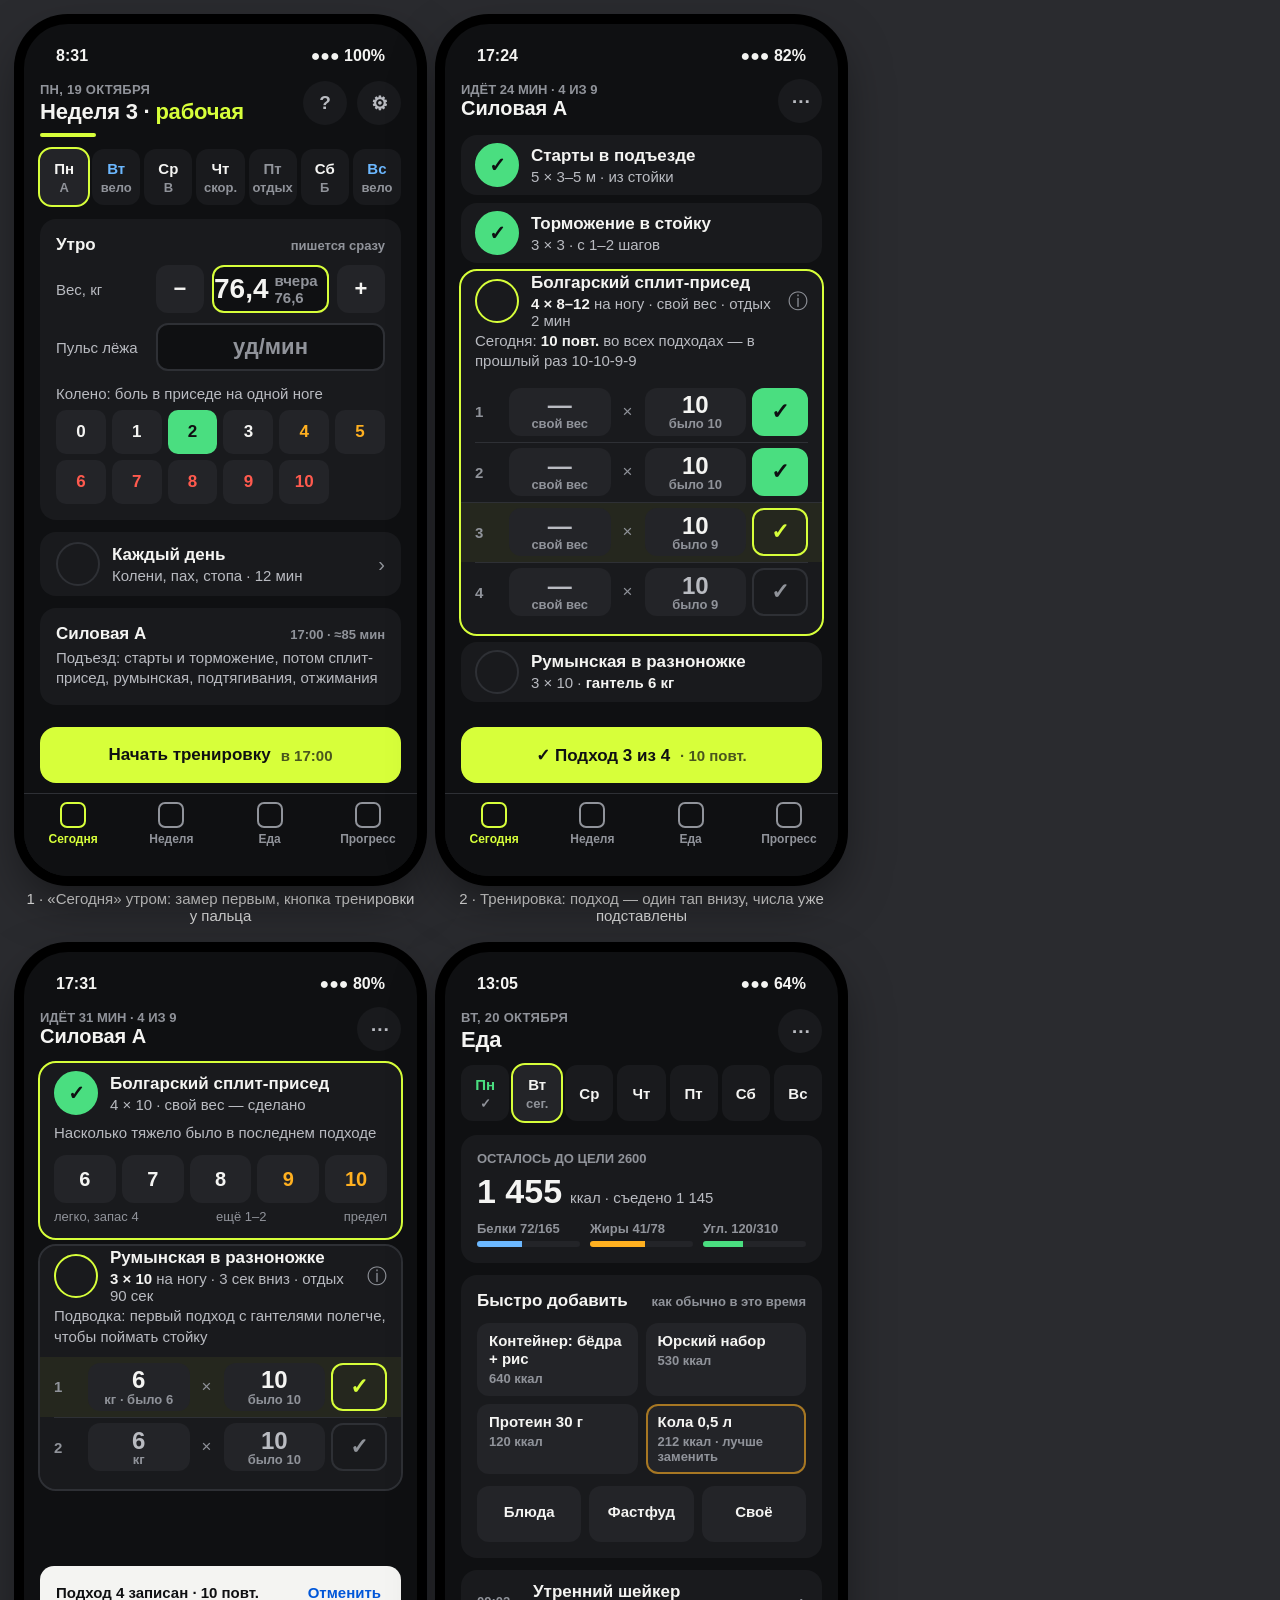
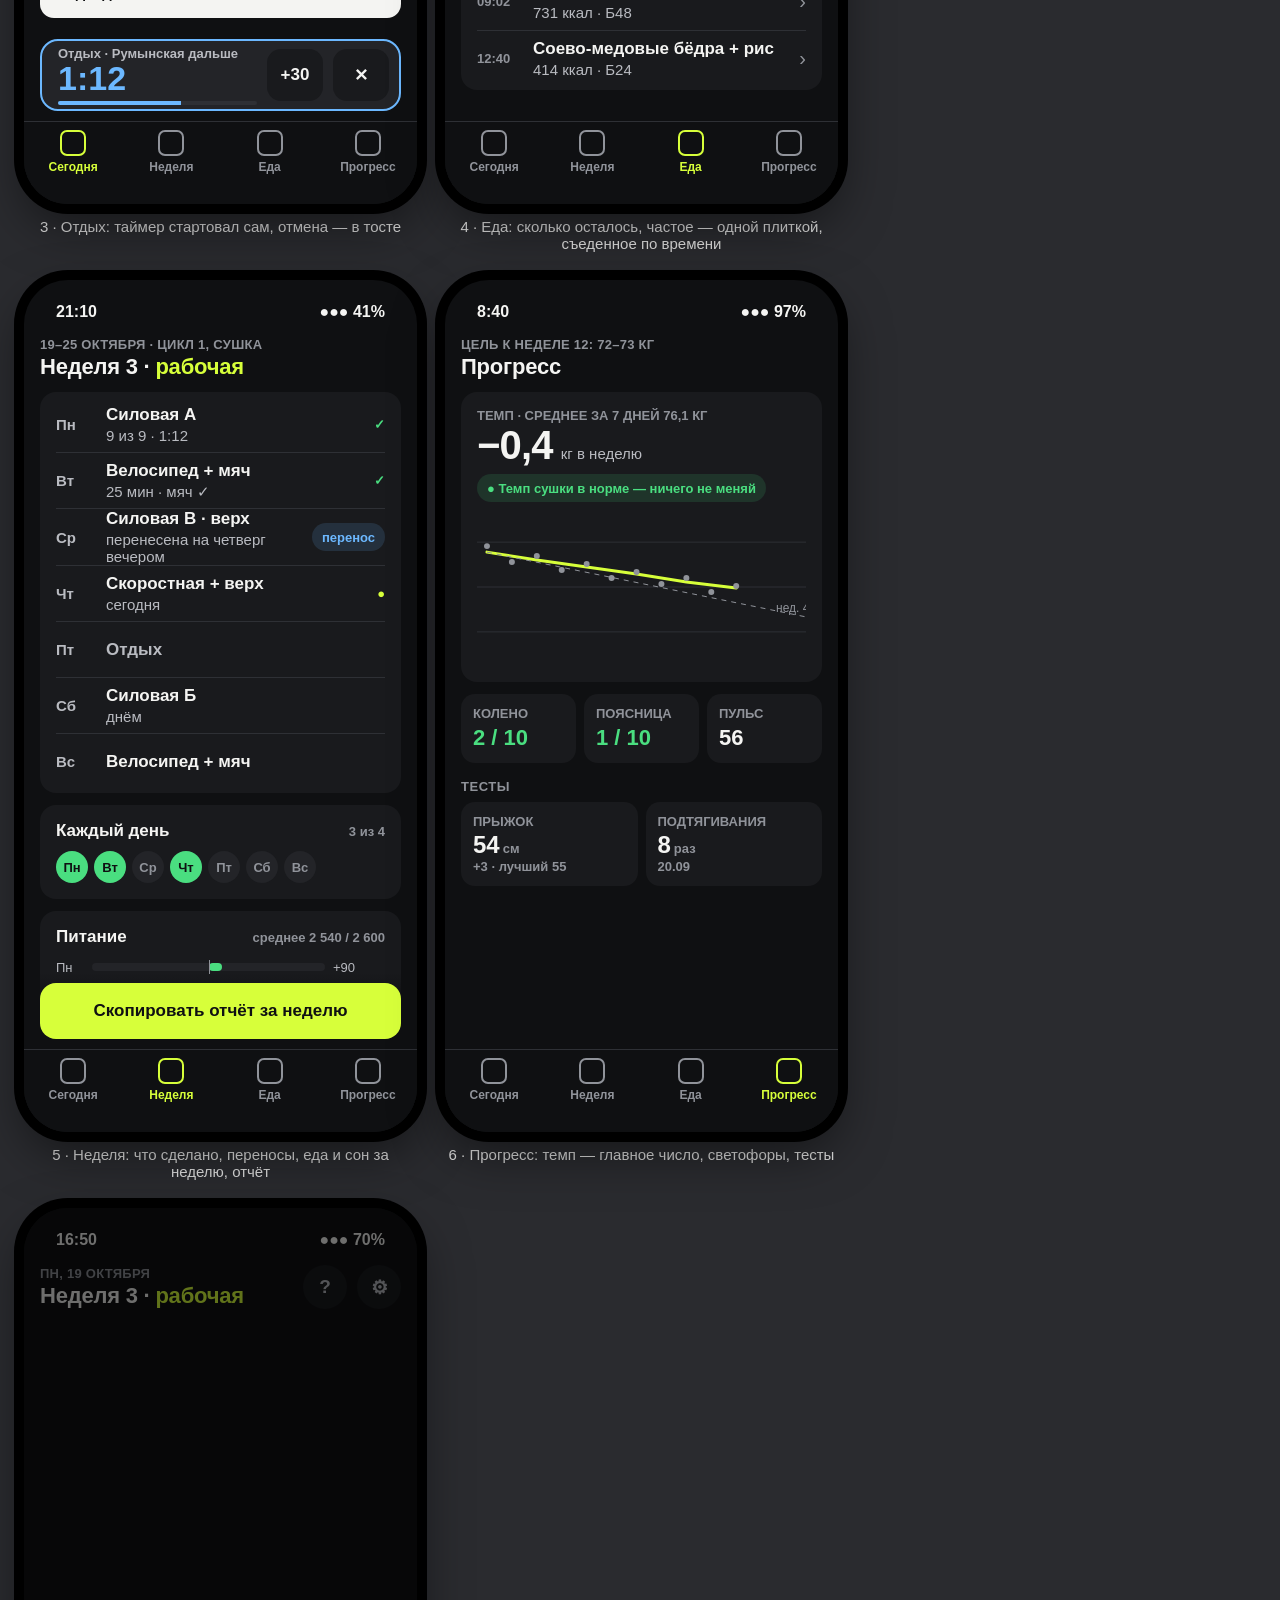
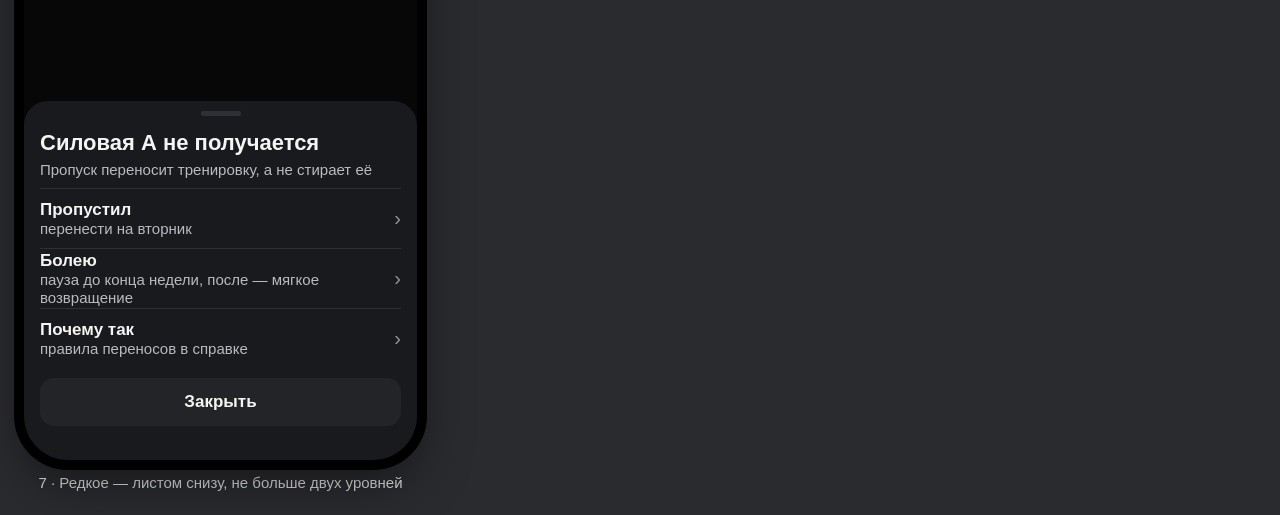
<file: docs/redesign/mockups.html>
<!DOCTYPE html>
<html lang="ru">
<head>
<meta charset="UTF-8">
<meta name="viewport" content="width=device-width, initial-scale=1">
<title>Макеты · Три цикла</title>
<style>
/* Токены новой визуальной системы (тёмная тема). Роли, а не «красивые цвета»:
   действие — лайм, сделано — зелёный, внимание — янтарь, опасно — красный, время и кардио — голубой */
:root{
  --bg:#0F1012; --surface:#191A1D; --surface-2:#232428; --line:#2E3035;
  --text:#F4F4F2; --text-2:#B9BBC1; --text-3:#90939A;
  --action:#D7FF3A; --on-action:#0F1012;
  --done:#4ADE80; --warn:#FFB020; --danger:#FF5A4E; --info:#6CB8FF; --test:#B69CFF;
  --r:16px; --gap:12px;
}
*{box-sizing:border-box;margin:0;padding:0}
body{background:#2a2b2f;font-family:-apple-system,BlinkMacSystemFont,"SF Pro Text","Segoe UI",Roboto,Arial,sans-serif;color:var(--text);padding:24px;display:flex;flex-wrap:wrap;gap:28px;align-items:flex-start}
.num{font-variant-numeric:tabular-nums}
.phone{width:393px;height:852px;background:var(--bg);border-radius:44px;overflow:hidden;position:relative;box-shadow:0 0 0 10px #000, 0 20px 50px rgba(0,0,0,.5);flex:none}
.cap{width:393px;color:#ddd;font-size:15px;margin-top:14px;text-align:center}
.wrap{display:flex;flex-direction:column}
.status{height:47px;display:flex;justify-content:space-between;align-items:flex-end;padding:0 32px 6px;font-size:16px;font-weight:600}
.scroll{position:absolute;top:47px;left:0;right:0;bottom:0;overflow:hidden;padding:0 16px}

/* Шапка: неделя и редкие действия вверху — туда тянутся редко */
.hdr{display:flex;align-items:center;gap:10px;padding:10px 0 12px}
.hdr .t{flex:1}
.hdr .d{font-size:13px;color:var(--text-3);font-weight:600;letter-spacing:.02em;text-transform:uppercase}
.hdr .w{font-size:22px;font-weight:800;letter-spacing:-.01em;margin-top:2px}
.hdr .w i{font-style:normal;color:var(--action)}
.ic{width:44px;height:44px;border-radius:22px;background:var(--surface);display:grid;place-items:center;color:var(--text-2);font-size:19px;font-weight:700}
.band{height:4px;border-radius:2px;background:var(--action);margin:-4px 0 12px;width:56px}

/* Неделя в одну строку: 7 дней видно сразу */
.strip{display:grid;grid-template-columns:repeat(7,1fr);gap:4px;margin-bottom:14px}
.strip div{height:56px;border-radius:12px;background:var(--surface);display:flex;flex-direction:column;align-items:center;justify-content:center;gap:3px;font-size:13px;color:var(--text-3);font-weight:600}
.strip b{font-size:15px;color:var(--text)}
.strip .on{outline:2px solid var(--action);background:var(--surface-2)}
.strip .ok b{color:var(--done)}
.strip .rest b{color:var(--text-3)}
.strip .car b{color:var(--info)}

.card{background:var(--surface);border-radius:var(--r);padding:16px;margin-bottom:var(--gap)}
.card h3{font-size:17px;font-weight:700;display:flex;align-items:center;gap:8px}
.card h3 .sp{flex:1}
.k{font-size:13px;color:var(--text-3);font-weight:600}
.sub{font-size:15px;color:var(--text-2);margin-top:4px;line-height:1.35}
.row{display:flex;align-items:center;gap:12px;min-height:56px}
.row + .row{border-top:1px solid var(--line)}
.ck{width:44px;height:44px;border-radius:22px;border:2px solid var(--line);flex:none;display:grid;place-items:center;font-size:20px;font-weight:800}
.ck.done{background:var(--done);border-color:var(--done);color:var(--bg)}
.ck.cur{border-color:var(--action)}
.grow{flex:1;min-width:0}
.nm{font-size:17px;font-weight:600}
.ds{font-size:15px;color:var(--text-2);margin-top:2px}
.ds b{color:var(--text);font-weight:700}
.chev{color:var(--text-3);font-size:20px}

/* Ввод утра */
.field{display:flex;align-items:center;gap:8px;margin-top:10px}
.field .lb{width:92px;font-size:15px;color:var(--text-2)}
.step{width:48px;height:48px;border-radius:12px;background:var(--surface-2);display:grid;place-items:center;font-size:22px;font-weight:700}
.val{flex:1;height:48px;border-radius:12px;background:var(--bg);border:2px solid var(--action);display:flex;align-items:center;justify-content:center;font-size:28px;font-weight:800}
.val small{font-size:15px;color:var(--text-3);margin-left:6px;font-weight:600}
.val.plain{border-color:var(--line)}
.scale{display:grid;grid-template-columns:repeat(6,1fr);gap:6px;margin-top:8px}
.scale span{height:44px;border-radius:10px;background:var(--surface-2);display:grid;place-items:center;font-size:17px;font-weight:700}
.scale .y{color:var(--warn)} .scale .r{color:var(--danger)}
.scale .sel{background:var(--done);color:var(--bg)}
.scale .blank{background:transparent}
.slab{font-size:15px;color:var(--text-2);margin-top:14px}

/* Плитки быстрой еды */
.tiles{display:grid;grid-template-columns:1fr 1fr;gap:8px;margin-top:12px}
.tiles span{min-height:56px;border-radius:12px;background:var(--surface-2);padding:9px 12px;font-size:15px;font-weight:600;line-height:1.2}
.tiles small{display:block;color:var(--text-3);font-size:13px;font-weight:600;margin-top:3px}
.tiles .bad{box-shadow:inset 0 0 0 2px rgba(255,176,32,.6)}

.kcal{display:flex;align-items:baseline;gap:8px;margin-top:6px}
.kcal b{font-size:34px;font-weight:800}
.bars{display:grid;grid-template-columns:repeat(3,1fr);gap:10px;margin-top:10px}
.bar{height:6px;border-radius:3px;background:var(--surface-2);overflow:hidden;margin-top:5px}
.bar i{display:block;height:100%}

/* Нижняя кнопка — главное действие экрана, у большого пальца */
.dock{position:absolute;left:0;right:0;bottom:0;padding:10px 16px 0;background:linear-gradient(to top,var(--bg) 78%,rgba(15,16,18,0))}
.primary{height:56px;border-radius:16px;background:var(--action);color:var(--on-action);font-size:17px;font-weight:800;display:flex;align-items:center;justify-content:center;gap:10px}
.primary small{font-weight:700;opacity:.7;font-size:15px}
.tabs{display:grid;grid-template-columns:repeat(4,1fr);height:83px;padding-top:8px;margin:10px -16px 0;border-top:1px solid var(--line);background:var(--bg)}
.tabs div{display:flex;flex-direction:column;align-items:center;gap:4px;font-size:12px;font-weight:600;color:var(--text-3)}
.tabs i{width:26px;height:26px;border-radius:7px;border:2px solid currentColor;display:block}
.tabs .on{color:var(--action)}

/* Тренировка */
.wh{display:flex;align-items:center;gap:10px;padding:8px 0 12px}
.wh .t{flex:1}
.wh .w{font-size:20px;font-weight:800}
.ex{background:var(--surface);border-radius:var(--r);margin-bottom:8px;padding:0 14px}
.ex.cur{outline:2px solid var(--action)}
.ex .row{min-height:60px}
.note{font-size:15px;color:var(--text-2);padding:0 0 10px;line-height:1.35}
.note b{color:var(--text)}
.sets{padding-bottom:12px}
.set{display:grid;grid-template-columns:28px 1fr 22px 1fr 56px;align-items:center;gap:6px;height:60px}
.set + .set{border-top:1px solid var(--line)}
.set .n{font-size:15px;color:var(--text-3);font-weight:700}
.cell{height:48px;border-radius:12px;background:var(--surface-2);display:flex;flex-direction:column;justify-content:center;align-items:center;line-height:1.05}
.cell b{font-size:24px;font-weight:800}
.cell small{font-size:13px;color:var(--text-3);font-weight:600}
.cell.ghost b{color:var(--text-2)}
.x{text-align:center;color:var(--text-3);font-size:17px}
.sck{width:56px;height:48px;border-radius:12px;border:2px solid var(--line);display:grid;place-items:center;font-size:22px;font-weight:800;color:var(--text-3)}
.sck.done{background:var(--done);border-color:var(--done);color:var(--bg)}
.set.active{background:rgba(215,255,58,.06);margin:0 -14px;padding:0 14px}
.set.active .sck{border-color:var(--action);color:var(--action)}
.rpe{display:grid;grid-template-columns:repeat(5,1fr);gap:6px;margin-top:8px}
.rpe span{height:48px;border-radius:12px;background:var(--surface-2);display:grid;place-items:center;font-size:20px;font-weight:800}
.rpe .h{color:var(--warn)}
.leg{display:flex;justify-content:space-between;font-size:13px;color:var(--text-3);margin-top:6px}
.timer{height:72px;border-radius:18px;background:var(--surface-2);border:2px solid var(--info);display:flex;align-items:center;gap:10px;padding:0 10px 0 16px}
.timer .tt{flex:1}
.timer .l{font-size:13px;color:var(--text-2);font-weight:600}
.timer .v{font-size:34px;font-weight:800;color:var(--info);line-height:1}
.tb{height:52px;min-width:56px;padding:0 12px;border-radius:14px;background:var(--surface);display:grid;place-items:center;font-size:17px;font-weight:800}
.prog{height:4px;border-radius:2px;background:var(--line);margin-top:6px;overflow:hidden}
.prog i{display:block;height:100%;background:var(--info);width:62%}
.pill{display:inline-flex;align-items:center;gap:6px;height:28px;padding:0 10px;border-radius:14px;font-size:13px;font-weight:700}
.pill.y{background:rgba(255,176,32,.15);color:var(--warn)}
.pill.g{background:rgba(74,222,128,.13);color:var(--done)}
.pill.i{background:rgba(108,184,255,.14);color:var(--info)}

/* Неделя */
.day{display:grid;grid-template-columns:40px 1fr auto;align-items:center;gap:10px;min-height:56px}
.day + .day{border-top:1px solid var(--line)}
.day .dw{font-size:15px;font-weight:800;color:var(--text-2)}
.day .st{font-size:13px;font-weight:700}
.dots{display:flex;gap:6px;margin-top:10px}
.dots i{width:32px;height:32px;border-radius:16px;background:var(--surface-2);display:grid;place-items:center;font-style:normal;font-size:13px;font-weight:700;color:var(--text-3)}
.dots .d{background:var(--done);color:var(--bg)}
.wsb{display:grid;grid-template-columns:28px 1fr 52px;align-items:center;gap:8px;height:24px;font-size:13px;color:var(--text-2)}
.wsb .tr{height:8px;background:var(--surface-2);border-radius:4px;position:relative}
.wsb .tr:after{content:"";position:absolute;left:50%;top:-3px;bottom:-3px;width:1px;background:var(--text-3)}
.wsb .tr i{position:absolute;top:0;bottom:0;border-radius:4px}

/* Прогресс */
.hero{display:flex;align-items:baseline;gap:8px}
.hero b{font-size:40px;font-weight:800;letter-spacing:-.02em}
.chart{height:150px;margin-top:10px}
.lights{display:grid;grid-template-columns:repeat(3,1fr);gap:8px}
.light{background:var(--surface);border-radius:14px;padding:12px}
.light .lv{font-size:22px;font-weight:800;margin-top:4px}
.tests{display:grid;grid-template-columns:1fr 1fr;gap:8px}
.tst{background:var(--surface);border-radius:14px;padding:12px}
.tst .v{font-size:24px;font-weight:800;margin-top:2px}
.tst .v small{font-size:13px;color:var(--text-3);margin-left:3px}

/* Лист (второй уровень) */
.dim{position:absolute;inset:0;background:rgba(0,0,0,.55)}
.sheet{position:absolute;left:0;right:0;bottom:0;background:var(--surface);border-radius:24px 24px 0 0;padding:10px 16px 34px}
.grab{width:40px;height:5px;border-radius:3px;background:var(--line);margin:0 auto 14px}
.sheet h2{font-size:22px;font-weight:800}
.opt{display:flex;align-items:center;gap:12px;min-height:60px;border-top:1px solid var(--line)}
.opt:first-of-type{border-top:0}
.opt .grow b{font-size:17px;font-weight:700;display:block}
.opt .grow span{font-size:15px;color:var(--text-2)}
.secbtn{height:48px;border-radius:14px;background:var(--surface-2);display:flex;align-items:center;justify-content:center;font-size:17px;font-weight:700}
.danger{color:var(--danger)}
.sec{font-size:13px;color:var(--text-3);font-weight:700;letter-spacing:.04em;text-transform:uppercase;margin:16px 0 8px}
.toast{position:absolute;left:16px;right:16px;bottom:186px;height:52px;border-radius:14px;background:var(--text);color:var(--bg);display:flex;align-items:center;padding:0 8px 0 16px;font-size:15px;font-weight:700}
.toast span{flex:1}
.toast b{height:40px;padding:0 12px;border-radius:10px;display:grid;place-items:center;color:#0057D9}
</style>
</head>
<body>

<!-- 1. Сегодня утром -->
<div class="wrap"><div class="phone" id="m1">
  <div class="status"><span>8:31</span><span>●●● 100%</span></div>
  <div class="scroll">
    <div class="hdr"><div class="t"><div class="d">Пн, 19 октября</div><div class="w">Неделя 3 · <i>рабочая</i></div></div><div class="ic">?</div><div class="ic">⚙</div></div>
    <div class="band"></div>
    <div class="strip">
      <div class="on"><b>Пн</b>А</div><div class="car"><b>Вт</b>вело</div><div><b>Ср</b>В</div><div><b>Чт</b>скор.</div><div class="rest"><b>Пт</b>отдых</div><div><b>Сб</b>Б</div><div class="car"><b>Вс</b>вело</div>
    </div>
    <div class="card">
      <h3>Утро<span class="sp"></span><span class="k">пишется сразу</span></h3>
      <div class="field"><span class="lb">Вес, кг</span><span class="step">−</span><span class="val num">76,4<small>вчера 76,6</small></span><span class="step">+</span></div>
      <div class="field"><span class="lb">Пульс лёжа</span><span class="val plain num" style="font-size:22px;color:var(--text-3)">уд/мин</span></div>
      <div class="slab">Колено: боль в приседе на одной ноге</div>
      <div class="scale num"><span>0</span><span>1</span><span class="sel">2</span><span>3</span><span class="y">4</span><span class="y">5</span><span class="r">6</span><span class="r">7</span><span class="r">8</span><span class="r">9</span><span class="r">10</span><span class="blank"></span></div>
    </div>
    <div class="card" style="padding:4px 16px">
      <div class="row"><span class="ck"></span><span class="grow"><span class="nm">Каждый день</span><div class="ds">Колени, пах, стопа · 12 мин</div></span><span class="chev">›</span></div>
    </div>
    <div class="card">
      <h3>Силовая А<span class="sp"></span><span class="k">17:00 · ≈85 мин</span></h3>
      <div class="sub">Подъезд: старты и торможение, потом сплит-присед, румынская, подтягивания, отжимания</div>
    </div>
  </div>
  <div class="dock"><div class="primary">Начать тренировку <small>в 17:00</small></div>
    <div class="tabs"><div class="on"><i></i>Сегодня</div><div><i></i>Неделя</div><div><i></i>Еда</div><div><i></i>Прогресс</div></div></div>
</div><div class="cap">1 · «Сегодня» утром: замер первым, кнопка тренировки у пальца</div></div>

<!-- 2. Тренировка: подход одним тапом -->
<div class="wrap"><div class="phone" id="m2">
  <div class="status"><span>17:24</span><span>●●● 82%</span></div>
  <div class="scroll">
    <div class="wh"><div class="t"><div class="k">ИДЁТ 24 МИН · 4 ИЗ 9</div><div class="w">Силовая А</div></div><div class="ic">⋯</div></div>
    <div class="ex"><div class="row"><span class="ck done">✓</span><span class="grow"><span class="nm">Старты в подъезде</span><div class="ds">5 × 3–5 м · из стойки</div></span></div></div>
    <div class="ex"><div class="row"><span class="ck done">✓</span><span class="grow"><span class="nm">Торможение в стойку</span><div class="ds">3 × 3 · с 1–2 шагов</div></span></div></div>
    <div class="ex cur">
      <div class="row"><span class="ck cur"></span><span class="grow"><span class="nm">Болгарский сплит-присед</span><div class="ds"><b>4 × 8–12</b> на ногу · свой вес · отдых 2 мин</div></span><span class="chev">ⓘ</span></div>
      <div class="note">Сегодня: <b>10 повт.</b> во всех подходах — в прошлый раз 10-10-9-9</div>
      <div class="sets">
        <div class="set"><span class="n">1</span><span class="cell ghost"><b>—</b><small>свой вес</small></span><span class="x">×</span><span class="cell"><b class="num">10</b><small>было 10</small></span><span class="sck done">✓</span></div>
        <div class="set"><span class="n">2</span><span class="cell ghost"><b>—</b><small>свой вес</small></span><span class="x">×</span><span class="cell"><b class="num">10</b><small>было 10</small></span><span class="sck done">✓</span></div>
        <div class="set active"><span class="n">3</span><span class="cell ghost"><b>—</b><small>свой вес</small></span><span class="x">×</span><span class="cell"><b class="num">10</b><small>было 9</small></span><span class="sck">✓</span></div>
        <div class="set"><span class="n">4</span><span class="cell ghost"><b>—</b><small>свой вес</small></span><span class="x">×</span><span class="cell"><b class="num" style="color:var(--text-2)">10</b><small>было 9</small></span><span class="sck">✓</span></div>
      </div>
    </div>
    <div class="ex"><div class="row"><span class="ck"></span><span class="grow"><span class="nm">Румынская в разноножке</span><div class="ds">3 × 10 · <b>гантель 6 кг</b></div></span></div></div>
  </div>
  <div class="dock"><div class="primary">✓ Подход 3 из 4 <small>· 10 повт.</small></div>
    <div class="tabs"><div class="on"><i></i>Сегодня</div><div><i></i>Неделя</div><div><i></i>Еда</div><div><i></i>Прогресс</div></div></div>
</div><div class="cap">2 · Тренировка: подход — один тап внизу, числа уже подставлены</div></div>

<!-- 3. Тренировка: отдых и тяжесть -->
<div class="wrap"><div class="phone" id="m3">
  <div class="status"><span>17:31</span><span>●●● 80%</span></div>
  <div class="scroll">
    <div class="wh"><div class="t"><div class="k">ИДЁТ 31 МИН · 4 ИЗ 9</div><div class="w">Силовая А</div></div><div class="ic">⋯</div></div>
    <div class="ex cur">
      <div class="row"><span class="ck done">✓</span><span class="grow"><span class="nm">Болгарский сплит-присед</span><div class="ds">4 × 10 · свой вес — сделано</div></span></div>
      <div class="note" style="padding-bottom:4px">Насколько тяжело было в последнем подходе</div>
      <div class="rpe num"><span>6</span><span>7</span><span>8</span><span class="h">9</span><span class="h">10</span></div>
      <div class="leg" style="padding-bottom:14px"><span>легко, запас 4</span><span>ещё 1–2</span><span>предел</span></div>
    </div>
    <div class="ex cur" style="outline-color:var(--line)">
      <div class="row"><span class="ck cur"></span><span class="grow"><span class="nm">Румынская в разноножке</span><div class="ds"><b>3 × 10</b> на ногу · 3 сек вниз · отдых 90 сек</div></span><span class="chev">ⓘ</span></div>
      <div class="note">Подводка: первый подход с гантелями полегче, чтобы поймать стойку</div>
      <div class="sets">
        <div class="set active"><span class="n">1</span><span class="cell"><b class="num">6</b><small>кг · было 6</small></span><span class="x">×</span><span class="cell"><b class="num">10</b><small>было 10</small></span><span class="sck">✓</span></div>
        <div class="set"><span class="n">2</span><span class="cell"><b class="num" style="color:var(--text-2)">6</b><small>кг</small></span><span class="x">×</span><span class="cell"><b class="num" style="color:var(--text-2)">10</b><small>было 10</small></span><span class="sck">✓</span></div>
      </div>
    </div>
  </div>
  <div class="toast"><span>Подход 4 записан · 10 повт.</span><b>Отменить</b></div>
  <div class="dock">
    <div class="timer"><div class="tt"><div class="l">Отдых · Румынская дальше</div><div class="v num">1:12</div><div class="prog"><i></i></div></div><span class="tb">+30</span><span class="tb">✕</span></div>
    <div class="tabs"><div class="on"><i></i>Сегодня</div><div><i></i>Неделя</div><div><i></i>Еда</div><div><i></i>Прогресс</div></div></div>
</div><div class="cap">3 · Отдых: таймер стартовал сам, отмена — в тосте</div></div>

<!-- 4. Еда -->
<div class="wrap"><div class="phone" id="m4">
  <div class="status"><span>13:05</span><span>●●● 64%</span></div>
  <div class="scroll">
    <div class="hdr"><div class="t"><div class="d">Вт, 20 октября</div><div class="w">Еда</div></div><div class="ic">⋯</div></div>
    <div class="strip"><div class="ok"><b>Пн</b>✓</div><div class="on"><b>Вт</b>сег.</div><div><b>Ср</b></div><div><b>Чт</b></div><div><b>Пт</b></div><div><b>Сб</b></div><div><b>Вс</b></div></div>
    <div class="card">
      <div class="k">ОСТАЛОСЬ ДО ЦЕЛИ 2600</div>
      <div class="kcal"><b class="num">1 455</b><span class="sub" style="margin:0">ккал · съедено 1 145</span></div>
      <div class="bars num">
        <div><div class="k">Белки 72/165</div><div class="bar"><i style="width:44%;background:var(--info)"></i></div></div>
        <div><div class="k">Жиры 41/78</div><div class="bar"><i style="width:53%;background:var(--warn)"></i></div></div>
        <div><div class="k">Угл. 120/310</div><div class="bar"><i style="width:39%;background:var(--done)"></i></div></div>
      </div>
    </div>
    <div class="card">
      <h3>Быстро добавить<span class="sp"></span><span class="k">как обычно в это время</span></h3>
      <div class="tiles"><span>Контейнер: бёдра + рис<small>640 ккал</small></span><span>Юрский набор<small>530 ккал</small></span><span>Протеин 30 г<small>120 ккал</small></span><span class="bad">Кола 0,5 л<small>212 ккал · лучше заменить</small></span></div>
      <div class="tiles" style="grid-template-columns:1fr 1fr 1fr"><span style="text-align:center;padding-top:17px">Блюда</span><span style="text-align:center;padding-top:17px">Фастфуд</span><span style="text-align:center;padding-top:17px">Своё</span></div>
    </div>
    <div class="card" style="padding:4px 16px 4px">
      <div class="row"><span class="k num" style="width:44px">09:02</span><span class="grow"><span class="nm">Утренний шейкер</span><div class="ds">731 ккал · Б48</div></span><span class="chev">›</span></div>
      <div class="row"><span class="k num" style="width:44px">12:40</span><span class="grow"><span class="nm">Соево-медовые бёдра + рис</span><div class="ds">414 ккал · Б24</div></span><span class="chev">›</span></div>
    </div>
  </div>
  <div class="dock"><div class="tabs"><div><i></i>Сегодня</div><div><i></i>Неделя</div><div class="on"><i></i>Еда</div><div><i></i>Прогресс</div></div></div>
</div><div class="cap">4 · Еда: сколько осталось, частое — одной плиткой, съеденное по времени</div></div>

<!-- 5. Неделя -->
<div class="wrap"><div class="phone" id="m5">
  <div class="status"><span>21:10</span><span>●●● 41%</span></div>
  <div class="scroll">
    <div class="hdr"><div class="t"><div class="d">19–25 октября · цикл 1, сушка</div><div class="w">Неделя 3 · <i>рабочая</i></div></div></div>
    <div class="card" style="padding:4px 16px">
      <div class="day"><span class="dw">Пн</span><span><span class="nm">Силовая А</span><div class="ds">9 из 9 · 1:12</div></span><span class="st" style="color:var(--done)">✓</span></div>
      <div class="day"><span class="dw">Вт</span><span><span class="nm">Велосипед + мяч</span><div class="ds">25 мин · мяч ✓</div></span><span class="st" style="color:var(--done)">✓</span></div>
      <div class="day"><span class="dw">Ср</span><span><span class="nm">Силовая В · верх</span><div class="ds">перенесена на четверг вечером</div></span><span class="pill i">перенос</span></div>
      <div class="day"><span class="dw">Чт</span><span><span class="nm">Скоростная + верх</span><div class="ds">сегодня</div></span><span class="st" style="color:var(--action)">●</span></div>
      <div class="day"><span class="dw">Пт</span><span><span class="nm" style="color:var(--text-2)">Отдых</span></span><span></span></div>
      <div class="day"><span class="dw">Сб</span><span><span class="nm">Силовая Б</span><div class="ds">днём</div></span><span></span></div>
      <div class="day"><span class="dw">Вс</span><span><span class="nm">Велосипед + мяч</span></span><span></span></div>
    </div>
    <div class="card"><h3>Каждый день<span class="sp"></span><span class="k">3 из 4</span></h3>
      <div class="dots"><i class="d">Пн</i><i class="d">Вт</i><i>Ср</i><i class="d">Чт</i><i>Пт</i><i>Сб</i><i>Вс</i></div></div>
    <div class="card"><h3>Питание<span class="sp"></span><span class="k">среднее 2 540 / 2 600</span></h3>
      <div style="margin-top:8px">
        <div class="wsb"><span>Пн</span><span class="tr"><i style="left:50%;width:6%;background:var(--done)"></i></span><span class="num">+90</span></div>
        <div class="wsb"><span>Вт</span><span class="tr"><i style="right:50%;width:14%;background:var(--info)"></i></span><span class="num">−310</span></div>
        <div class="wsb"><span>Ср</span><span class="tr"><i style="left:50%;width:3%;background:var(--done)"></i></span><span class="num">+40</span></div>
      </div>
      <div class="sub" style="margin-top:8px">Попадание: отдельные дни гуляют — считается неделя.</div></div>
  </div>
  <div class="dock"><div class="primary">Скопировать отчёт за неделю</div>
    <div class="tabs"><div><i></i>Сегодня</div><div class="on"><i></i>Неделя</div><div><i></i>Еда</div><div><i></i>Прогресс</div></div></div>
</div><div class="cap">5 · Неделя: что сделано, переносы, еда и сон за неделю, отчёт</div></div>

<!-- 6. Прогресс -->
<div class="wrap"><div class="phone" id="m6">
  <div class="status"><span>8:40</span><span>●●● 97%</span></div>
  <div class="scroll">
    <div class="hdr"><div class="t"><div class="d">Цель к неделе 12: 72–73 кг</div><div class="w">Прогресс</div></div></div>
    <div class="card">
      <div class="k">ТЕМП · СРЕДНЕЕ ЗА 7 ДНЕЙ 76,1 КГ</div>
      <div class="hero"><b class="num">−0,4</b><span class="sub" style="margin:0">кг в неделю</span></div>
      <div style="margin-top:6px"><span class="pill g">● Темп сушки в норме — ничего не меняй</span></div>
      <svg class="chart" viewBox="0 0 330 150" width="100%">
        <g stroke="#2E3035"><line x1="0" y1="30" x2="330" y2="30"/><line x1="0" y1="75" x2="330" y2="75"/><line x1="0" y1="120" x2="330" y2="120"/></g>
        <path d="M10 40 L60 48 L110 55 L160 62 L210 70 L260 76" stroke="#D7FF3A" stroke-width="3" fill="none" stroke-linecap="round"/>
        <path d="M10 40 L330 105" stroke="#90939A" stroke-dasharray="5 5" fill="none"/>
        <g fill="#90939A"><circle cx="10" cy="34" r="3"/><circle cx="35" cy="50" r="3"/><circle cx="60" cy="44" r="3"/><circle cx="85" cy="58" r="3"/><circle cx="110" cy="52" r="3"/><circle cx="135" cy="66" r="3"/><circle cx="160" cy="60" r="3"/><circle cx="185" cy="72" r="3"/><circle cx="210" cy="66" r="3"/><circle cx="235" cy="80" r="3"/><circle cx="260" cy="74" r="3"/></g>
        <text x="300" y="100" fill="#90939A" font-size="12">нед. 4</text>
      </svg>
    </div>
    <div class="lights">
      <div class="light"><div class="k">КОЛЕНО</div><div class="lv" style="color:var(--done)">2 / 10</div></div>
      <div class="light"><div class="k">ПОЯСНИЦА</div><div class="lv" style="color:var(--done)">1 / 10</div></div>
      <div class="light"><div class="k">ПУЛЬС</div><div class="lv">56</div></div>
    </div>
    <div class="sec">Тесты</div>
    <div class="tests">
      <div class="tst"><div class="k">ПРЫЖОК</div><div class="v num">54<small>см</small></div><div class="k">+3 · лучший 55</div></div>
      <div class="tst"><div class="k">ПОДТЯГИВАНИЯ</div><div class="v num">8<small>раз</small></div><div class="k">20.09</div></div>
    </div>
  </div>
  <div class="dock"><div class="tabs"><div><i></i>Сегодня</div><div><i></i>Неделя</div><div><i></i>Еда</div><div class="on"><i></i>Прогресс</div></div></div>
</div><div class="cap">6 · Прогресс: темп — главное число, светофоры, тесты</div></div>

<!-- 7. «Не получается?» — второй уровень листом -->
<div class="wrap"><div class="phone" id="m7">
  <div class="status"><span>16:50</span><span>●●● 70%</span></div>
  <div class="scroll">
    <div class="hdr"><div class="t"><div class="d">Пн, 19 октября</div><div class="w">Неделя 3 · <i>рабочая</i></div></div><div class="ic">?</div><div class="ic">⚙</div></div>
  </div>
  <div class="dim"></div>
  <div class="sheet">
    <div class="grab"></div>
    <h2>Силовая А не получается</h2>
    <div class="sub" style="margin-bottom:8px">Пропуск переносит тренировку, а не стирает её</div>
    <div class="opt"><span class="grow"><b>Пропустил</b><span>перенести на вторник</span></span><span class="chev">›</span></div>
    <div class="opt"><span class="grow"><b>Болею</b><span>пауза до конца недели, после — мягкое возвращение</span></span><span class="chev">›</span></div>
    <div class="opt"><span class="grow"><b>Почему так</b><span>правила переносов в справке</span></span><span class="chev">›</span></div>
    <div class="secbtn" style="margin-top:10px">Закрыть</div>
  </div>
</div><div class="cap">7 · Редкое — листом снизу, не больше двух уровней</div></div>

</body>
</html>
</file>
<file: css/app.css>
/* ============================================================
   ТРИ ЦИКЛА · оформление
   Две темы: «Чистый лист» (светлая) и «Табло» (тёмная).
   Тема — по настройке iPhone или вручную: data-theme="light|dark" на <html>.
   Цвет — по роли: тип дня, статус, еда. Действие — чёрная/белая кнопка.
   ============================================================ */
:root{
  /* «Чистый лист» */
  --bg:#F4F2EC; --s1:#FFFFFF; --s2:#ECE9E1; --s3:#E3DFD5; --ln:#E2DED4;
  --tx:#121212; --t2:#4F4D48; --t3:#706C64;
  --str:#E8551B; --spd:#2563EB; --up:#7C4DFF; --car:#0E9F9A; --rest:#9C988F; --test:#8B5CF6;
  --ok:#16A34A; --wn:#B45309; --wnbg:#FEF3C7; --bad:#DC2626; --badbg:#FEE2E2; --okbg:#DCFCE7;
  --kc:#F59E0B; --pr:#2563EB; --ft:#D97706; --cb:#16A34A;
  --btn:#121212; --onbtn:#FFFFFF; --acc:#E8551B;
  --shadow:0 1px 2px rgba(18,18,18,.06), 0 6px 18px rgba(18,18,18,.06);
  --dim:rgba(18,18,18,.42);
  /* для схем движений и старых текстов */
  --accent:var(--acc); --warmc:var(--car); --muted:var(--t3); --text:var(--tx); --line:var(--ln);
  --surface:var(--s1); --surface2:var(--s2); --warn:var(--wn); --carb:var(--ok);
  --navh:64px; --r:22px;
  color-scheme:light;
}
/* «Табло» */
:root[data-theme="dark"]{
  --bg:#050506; --s1:#121214; --s2:#1C1C1F; --s3:#26262A; --ln:#2A2A2E;
  --tx:#FFFFFF; --t2:#B4B4BA; --t3:#8C8C93;
  --str:#FF6A2B; --spd:#3D7DFF; --up:#A06BFF; --car:#12D1C0; --rest:#4A4A52; --test:#B69CFF;
  --ok:#34D399; --wn:#FFB020; --wnbg:rgba(255,176,32,.14); --bad:#FF5A4E; --badbg:rgba(255,90,78,.14); --okbg:rgba(52,211,153,.14);
  --kc:#FFC93D; --pr:#5B9BFF; --ft:#FFC93D; --cb:#34D399;
  --btn:#FFFFFF; --onbtn:#050506; --acc:#FF6A2B;
  --shadow:none; --dim:rgba(0,0,0,.6);
  color-scheme:dark;
}
@media (prefers-color-scheme: dark){
  :root:not([data-theme="light"]){
    --bg:#050506; --s1:#121214; --s2:#1C1C1F; --s3:#26262A; --ln:#2A2A2E;
    --tx:#FFFFFF; --t2:#B4B4BA; --t3:#8C8C93;
    --str:#FF6A2B; --spd:#3D7DFF; --up:#A06BFF; --car:#12D1C0; --rest:#4A4A52; --test:#B69CFF;
    --ok:#34D399; --wn:#FFB020; --wnbg:rgba(255,176,32,.14); --bad:#FF5A4E; --badbg:rgba(255,90,78,.14); --okbg:rgba(52,211,153,.14);
    --kc:#FFC93D; --pr:#5B9BFF; --ft:#FFC93D; --cb:#34D399;
    --btn:#FFFFFF; --onbtn:#050506; --acc:#FF6A2B;
    --shadow:none; --dim:rgba(0,0,0,.6);
    color-scheme:dark;
  }
}

*{ box-sizing:border-box; -webkit-tap-highlight-color:transparent; }
html,body{ margin:0; }
body{
  background:var(--bg); color:var(--tx);
  font-family:-apple-system,BlinkMacSystemFont,"SF Pro Text","Segoe UI",Roboto,Arial,sans-serif;
  font-size:16px; line-height:1.45; -webkit-font-smoothing:antialiased;
  padding-bottom:calc(var(--navh) + env(safe-area-inset-bottom) + 84px);
  -webkit-text-size-adjust:100%;
}
body.locked{ overflow:hidden; }
button,input,select,textarea{ font:inherit; color:inherit; }
button{ cursor:pointer; border:0; background:none; padding:0; }
.n,.tnum{ font-variant-numeric:tabular-nums; }
.tnum{ font-weight:700; }
[hidden]{ display:none !important; }
@media (prefers-reduced-motion: reduce){ *,*::before,*::after{ transition-duration:.01ms !important; animation-duration:.01ms !important; animation-delay:0s !important; transition-delay:0s !important; } }
:focus-visible{ outline:3px solid var(--acc); outline-offset:2px; }

.wrap{ max-width:560px; margin:0 auto; padding:0 18px; }

/* ---------- Шапка экрана ---------- */
.hd{ display:flex; align-items:flex-end; gap:12px; padding:calc(env(safe-area-inset-top) + 16px) 0 14px; }
.hd .tt{ flex:1; min-width:0; }
.kick{ font-size:13px; font-weight:800; letter-spacing:.07em; text-transform:uppercase; color:var(--t3); }
.h1{ font-size:30px; font-weight:900; letter-spacing:-.02em; line-height:1.05; margin:4px 0 0; }
.h2{ font-size:22px; font-weight:900; letter-spacing:-.01em; line-height:1.1; margin:0; }
.icbtn{ width:44px; height:44px; border-radius:50%; background:var(--s1); box-shadow:var(--shadow); display:grid; place-items:center; color:var(--t2); flex:none; }
.icbtn svg{ width:22px; height:22px; }
.dot-badge{ position:relative; }
.dot-badge::after{ content:""; position:absolute; top:6px; right:6px; width:10px; height:10px; border-radius:50%; background:var(--bad); border:2px solid var(--s1); }

/* ---------- Кольца ---------- */
.rings{ display:flex; gap:12px; }
.ring{ width:58px; text-align:center; }
.ring .rc{ position:relative; width:58px; height:58px; }
.ring svg{ transform:rotate(-90deg); display:block; }
.ring .rv{ position:absolute; inset:0; display:grid; place-items:center; font-size:13px; font-weight:800; }
.ring .rl{ font-size:12px; font-weight:700; color:var(--t3); margin-top:3px; }
.ring .bg{ stroke:var(--s3); }

/* ---------- Карточки ---------- */
.card{ background:var(--s1); border-radius:var(--r); padding:16px; margin:0 0 12px; box-shadow:var(--shadow); }
.card > h3{ font-size:17px; font-weight:800; margin:0 0 10px; display:flex; align-items:baseline; gap:10px; }
.card > h3 .aux{ margin-left:auto; font-size:14px; font-weight:700; color:var(--t3); }
.sec{ font-size:13px; font-weight:800; letter-spacing:.07em; text-transform:uppercase; color:var(--t3); margin:22px 0 10px; display:flex; align-items:center; gap:8px; }
.sec .aux{ margin-left:auto; text-transform:none; letter-spacing:0; font-weight:700; }
.muted{ color:var(--t3); }
.t2{ color:var(--t2); }
.small{ font-size:14px; }
p{ margin:0 0 10px; }

/* Главная карточка «следующий шаг», цвет — тип задачи */
.hero{ border-radius:28px; padding:20px; margin:0 0 14px; background:var(--s1); box-shadow:var(--shadow); position:relative; overflow:hidden; }
.hero.dark{ background:#121212; color:#fff; }
:root[data-theme="dark"] .hero.dark{ background:var(--s1); }
@media (prefers-color-scheme: dark){ :root:not([data-theme="light"]) .hero.dark{ background:var(--s1); } }
.hero .k{ font-size:13px; font-weight:800; letter-spacing:.07em; text-transform:uppercase; opacity:.8; }
.hero .t{ font-size:34px; font-weight:900; letter-spacing:-.02em; line-height:1.02; margin:6px 0 0; }
.hero .s{ font-size:16px; line-height:1.4; margin-top:8px; opacity:.92; }
.hero.c-str{ background:linear-gradient(150deg,#FF8A3D,#E2461A); color:#fff; }
.hero.c-spd{ background:linear-gradient(150deg,#5B95FF,#2457E0); color:#fff; }
.hero.c-up{ background:linear-gradient(150deg,#B98BFF,#6D3CF0); color:#fff; }
.hero.c-car{ background:linear-gradient(150deg,#2EE6CF,#0B958A); color:#fff; }
.hero.c-rest{ background:var(--s1); }
.hero .hb{ margin-top:16px; }

/* ---------- Кнопки ---------- */
.btn{ display:flex; align-items:center; justify-content:center; gap:8px; min-height:48px; padding:0 18px; border-radius:16px;
  background:var(--s2); color:var(--tx); font-size:16px; font-weight:800; width:100%; transition:transform .12s, filter .12s; }
.btn:active{ transform:scale(.98); filter:brightness(.94); }
.btn[disabled]{ opacity:.4; pointer-events:none; }
.btn.big{ min-height:64px; border-radius:20px; font-size:19px; font-weight:900; }
.btn.pri{ background:var(--btn); color:var(--onbtn); }
.btn.white{ background:#fff; color:#121212; }
.btn.danger{ color:var(--bad); }
.btn small{ font-weight:700; opacity:.7; font-size:15px; }
.btnrow{ display:grid; grid-template-columns:1fr 1fr; gap:10px; margin-top:12px; }
.btnrow.three{ grid-template-columns:1fr 1fr 1fr; }
.link{ color:var(--acc); font-weight:800; min-height:44px; display:inline-flex; align-items:center; }
.chips{ display:flex; flex-wrap:wrap; gap:6px; margin-top:12px; }
.chip{ min-height:32px; padding:4px 12px; border-radius:16px; background:rgba(255,255,255,.2); display:inline-flex; align-items:center; font-size:14px; font-weight:700; }
.hero.c-rest .chip,.card .chip{ background:var(--s2); }
.pills{ display:flex; flex-wrap:wrap; gap:8px; }
.pill{ min-height:44px; padding:6px 16px; border-radius:22px; background:var(--s1); box-shadow:var(--shadow); display:inline-flex; align-items:center; gap:8px; font-size:15px; font-weight:700; }
.pill small{ color:var(--t3); font-weight:700; }
.pill.bad{ box-shadow:inset 0 0 0 2px var(--wn); }
.pill.ghost{ background:var(--s2); box-shadow:none; }

/* ---------- Строки статуса и поправок ---------- */
.note{ border-radius:16px; padding:12px 14px; margin:0 0 10px; font-size:15px; line-height:1.4; background:var(--s2); }
.note b{ display:block; margin-bottom:2px; }
.note.y{ background:var(--wnbg); }
.note.y b{ color:var(--wn); }
.note.r{ background:var(--badbg); }
.note.r b{ color:var(--bad); }
.note.g{ background:var(--okbg); }
.note.g b{ color:var(--ok); }
.note.i b{ color:var(--spd); }
.hero .note{ background:rgba(0,0,0,.18); color:inherit; }
.hero .note b{ color:inherit; }

/* ---------- Лента дня и строки ---------- */
.tline{ margin-top:4px; }
.it{ display:grid; grid-template-columns:56px 6px 1fr 44px; align-items:center; gap:10px; min-height:60px; padding:4px 0; }
.it + .it{ border-top:1px solid var(--ln); }
.it .tm{ font-size:15px; font-weight:800; color:var(--t2); line-height:1.15; }
.it .bar{ width:6px; height:38px; border-radius:3px; background:var(--rest); }
.it .nm{ font-size:17px; font-weight:700; line-height:1.2; }
.it .ds{ font-size:14px; color:var(--t2); margin-top:2px; }
.it.done .nm{ color:var(--t3); text-decoration:line-through; text-decoration-color:var(--t3); }
.ck{ width:44px; height:44px; border-radius:50%; border:2.5px solid var(--s3); display:grid; place-items:center; color:transparent; font-weight:900; font-size:20px; flex:none; transition:background .12s; }
.ck.on{ background:var(--ok); border-color:var(--ok); color:#fff; }
.ck svg{ width:22px; height:22px; }
.row{ display:flex; align-items:center; gap:12px; min-height:56px; padding:6px 0; }
.row + .row{ border-top:1px solid var(--ln); }
.row .grow{ flex:1; min-width:0; }
.row .nm{ font-size:17px; font-weight:700; line-height:1.25; }
.row .ds{ font-size:14px; color:var(--t2); margin-top:2px; }
.row .val{ font-size:17px; font-weight:800; }
.chev{ color:var(--t3); font-size:22px; line-height:1; }
.tap{ cursor:pointer; }

/* Цвет типа дня */
.c-str{ --c:var(--str); } .c-spd{ --c:var(--spd); } .c-up{ --c:var(--up); } .c-car{ --c:var(--car); } .c-rest{ --c:var(--rest); } .c-kc{ --c:var(--kc); }
.bar.c-str,.bar.c-spd,.bar.c-up,.bar.c-car,.bar.c-rest,.bar.c-kc{ background:var(--c); }

/* ---------- Утренний замер ---------- */
.mfield{ margin-top:14px; }
.mfield .lab{ display:flex; justify-content:space-between; align-items:baseline; font-size:15px; font-weight:700; color:var(--t2); }
.mfield .lab b{ color:var(--tx); font-size:17px; }
.drum{ display:flex; align-items:center; gap:10px; margin-top:8px; }
.drum .wheel{ position:relative; flex:1; height:132px; overflow-y:scroll; scroll-snap-type:y mandatory; border-radius:18px; background:var(--s2);
  -webkit-mask-image:linear-gradient(to bottom, transparent, #000 30%, #000 70%, transparent); mask-image:linear-gradient(to bottom, transparent, #000 30%, #000 70%, transparent); scrollbar-width:none; }
.drum .wheel::-webkit-scrollbar{ display:none; }
.drum .wheel div{ height:44px; display:flex; align-items:center; justify-content:center; scroll-snap-align:center; font-size:22px; font-weight:800; color:var(--t3); font-variant-numeric:tabular-nums; }
.drum .wheel div.sel{ font-size:40px; font-weight:900; color:var(--tx); letter-spacing:-.02em; }
.drum .wheel .pad{ height:44px; }
.drum .side{ display:flex; flex-direction:column; gap:8px; width:96px; }
.drum .side .u{ font-size:15px; font-weight:800; color:var(--t3); text-align:center; }
.inp{ width:100%; min-height:52px; border-radius:16px; border:2px solid var(--ln); background:var(--s1); padding:0 14px; font-size:22px; font-weight:800; font-variant-numeric:tabular-nums; }
.inp:focus{ outline:none; border-color:var(--acc); }
.inp.err{ border-color:var(--bad); }
.inp.small{ min-height:48px; font-size:17px; font-weight:700; }
.errtxt{ color:var(--bad); font-size:14px; font-weight:700; margin-top:6px; }

/* Ползунок 0–10 цветом светофора */
.sl{ position:relative; height:52px; margin-top:8px; touch-action:none; user-select:none; -webkit-user-select:none; cursor:pointer; }
.sl .tr{ position:absolute; left:0; right:0; top:6px; height:40px; border-radius:20px;
  background:linear-gradient(90deg,var(--ok) 0%,var(--ok) 34%,var(--kc) 38%,var(--kc) 52%,var(--bad) 56%,var(--bad) 100%); opacity:.9; }
.sl.unset .tr{ opacity:.28; }
.sl .th{ position:absolute; top:0; width:52px; height:52px; margin-left:-26px; border-radius:50%; background:#fff; color:#121212; box-shadow:0 2px 10px rgba(0,0,0,.3);
  display:grid; place-items:center; font-size:20px; font-weight:900; font-variant-numeric:tabular-nums; }
.sl.unset .th{ display:none; }
.sl .hint{ position:absolute; inset:6px 0 auto; height:40px; display:grid; place-items:center; font-size:15px; font-weight:800; color:var(--tx); pointer-events:none; }
.sl:not(.unset) .hint{ display:none; }
.ticks{ display:flex; justify-content:space-between; font-size:12px; color:var(--t3); font-weight:800; padding:4px 20px 0; font-variant-numeric:tabular-nums; }

/* ---------- Нижняя панель ---------- */
#tabbar{ position:fixed; left:0; right:0; bottom:0; z-index:40; display:grid; grid-template-columns:repeat(4,1fr);
  height:calc(var(--navh) + env(safe-area-inset-bottom)); padding-bottom:env(safe-area-inset-bottom);
  background:color-mix(in srgb, var(--bg) 88%, transparent); -webkit-backdrop-filter:blur(16px); backdrop-filter:blur(16px); border-top:1px solid var(--ln); }
#tabbar button{ display:flex; flex-direction:column; align-items:center; justify-content:center; gap:3px; font-size:12px; font-weight:800; color:var(--t3); }
#tabbar svg{ width:26px; height:26px; }
#tabbar .on{ color:var(--tx); }
#tabbar .on svg{ fill:currentColor; fill-opacity:.12; }

/* Полоска «идёт тренировка» над вкладками */
#mini{ position:fixed; left:12px; right:12px; bottom:calc(var(--navh) + env(safe-area-inset-bottom) + 8px); z-index:41;
  min-height:56px; border-radius:18px; background:var(--btn); color:var(--onbtn); display:flex; align-items:center; gap:12px; padding:8px 16px; box-shadow:0 8px 24px rgba(0,0,0,.25); }
#mini .grow{ flex:1; min-width:0; }
#mini b{ display:block; font-size:16px; }
#mini span{ font-size:14px; opacity:.75; }
#mini .mt{ font-size:24px; font-weight:900; font-variant-numeric:tabular-nums; }
body.has-mini{ padding-bottom:calc(var(--navh) + env(safe-area-inset-bottom) + 90px); }

/* ---------- Листы снизу и страницы ---------- */
.dim{ position:fixed; inset:0; z-index:80; background:var(--dim); animation:fade .15s; }
.sheet{ position:fixed; left:0; right:0; bottom:0; z-index:81; max-height:92vh; overflow-y:auto; overscroll-behavior:contain;
  background:var(--s1); border-radius:26px 26px 0 0; padding:10px 18px calc(env(safe-area-inset-bottom) + 22px); animation:up .18s ease-out; }
.sheet .grab{ width:40px; height:5px; border-radius:3px; background:var(--s3); margin:0 auto 14px; }
.sheet .grab{ position:relative; cursor:grab; touch-action:none; }
.sheet .grab::before{ content:''; position:absolute; inset:-14px -70px; }   /* за полоску легко ухватиться */
.sheet h2{ font-size:22px; font-weight:900; margin:0 0 6px; }
.sheet .sub{ color:var(--t2); font-size:15px; margin-bottom:10px; }
.opt{ display:flex; align-items:center; gap:12px; min-height:60px; border-top:1px solid var(--ln); width:100%; text-align:left; }
.opt:first-of-type{ border-top:0; }
.opt .grow{ flex:1; }
.opt b{ display:block; font-size:17px; font-weight:800; }
.opt span{ font-size:15px; color:var(--t2); }
.opt.danger b{ color:var(--bad); }
@keyframes up{ from{ transform:translateY(24px); opacity:.6; } to{ transform:none; opacity:1; } }
@keyframes fade{ from{ opacity:0; } to{ opacity:1; } }

#page{ position:fixed; inset:0; z-index:50; background:var(--bg); overflow-y:auto; overscroll-behavior:contain; padding-bottom:calc(env(safe-area-inset-bottom) + 30px); }
.pghd{ position:sticky; top:0; z-index:2; display:flex; align-items:center; gap:10px; padding:calc(env(safe-area-inset-top) + 8px) 18px 10px;
  background:color-mix(in srgb, var(--bg) 90%, transparent); -webkit-backdrop-filter:blur(16px); backdrop-filter:blur(16px); }
.pghd .h2{ flex:1; }

/* ---------- Тост с отменой ---------- */
#toast{ position:fixed; left:16px; right:16px; bottom:calc(var(--navh) + env(safe-area-inset-bottom) + 12px); z-index:90;
  max-width:528px; margin:0 auto; min-height:52px; border-radius:16px; background:var(--tx); color:var(--bg);
  display:flex; align-items:center; gap:8px; padding:6px 8px 6px 16px; font-size:15px; font-weight:700;
  transform:translateY(16px); opacity:0; pointer-events:none; transition:opacity .15s, transform .15s; }
#toast.show{ opacity:1; transform:none; pointer-events:auto; }
#toast span{ flex:1; }
#toast button{ min-height:40px; padding:0 12px; border-radius:10px; color:var(--acc); font-weight:900; font-size:15px; }
body.has-mini #toast{ bottom:calc(var(--navh) + env(safe-area-inset-bottom) + 76px); }
body.playing #toast{ bottom:calc(env(safe-area-inset-bottom) + 150px); }

/* ---------- Плеер тренировки ---------- */
#player{ position:fixed; inset:0; z-index:70; background:var(--bg); overflow:hidden; display:flex; flex-direction:column; }
.pl-top{ position:absolute; left:0; right:0; top:0; z-index:3; display:flex; align-items:center; gap:10px; padding:calc(env(safe-area-inset-top) + 8px) 16px 8px; }
.pl-cb{ width:44px; height:44px; border-radius:50%; background:rgba(0,0,0,.45); color:#fff; display:grid; place-items:center; flex:none; -webkit-backdrop-filter:blur(8px); backdrop-filter:blur(8px); }
.pl-cb svg{ width:22px; height:22px; }
.pl-dots{ flex:1; display:flex; gap:4px; height:44px; align-items:center; }
.pl-dots button{ flex:1; height:44px; display:flex; align-items:center; }
.pl-dots i{ display:block; width:100%; height:5px; border-radius:3px; background:rgba(255,255,255,.4); }
.pl-dots .d i{ background:#fff; }
.pl-dots .c i{ background:var(--c,var(--acc)); }
.pl-noimg .pl-dots i{ background:var(--s3); }
.pl-noimg .pl-dots .d i{ background:var(--tx); }
.pl-noimg .pl-cb{ background:var(--s2); color:var(--tx); }
.pl-scroll{ flex:1; overflow-y:auto; overscroll-behavior:contain; padding-bottom:150px; }
.pl-photo{ position:relative; height:44vh; min-height:260px; max-height:420px; background:#111 center 30%/cover no-repeat; }
.pl-photo::after{ content:""; position:absolute; inset:0; background:linear-gradient(to bottom, rgba(0,0,0,.35) 0%, rgba(0,0,0,0) 30%, rgba(0,0,0,0) 55%, var(--bg) 100%); }
.pl-photo.swap{ animation:none; }
.pl-fig{ padding:calc(env(safe-area-inset-top) + 62px) 18px 0; }
.pl-fig .fig{ margin:0; }
.pl-body{ padding:0 18px; position:relative; margin-top:-56px; z-index:2; }
.pl-noimg .pl-body{ margin-top:16px; }
.tag{ display:inline-flex; align-items:center; min-height:28px; padding:0 12px; border-radius:14px; font-size:13px; font-weight:900; letter-spacing:.06em; text-transform:uppercase; color:#fff; background:var(--c,var(--acc)); }
.pl-name{ font-size:30px; font-weight:900; letter-spacing:-.02em; line-height:1.05; margin:10px 0 0; }
.pl-setn{ font-size:16px; font-weight:800; color:var(--t2); margin-top:6px; }
.huge{ display:flex; align-items:flex-end; flex-wrap:wrap; gap:4px 12px; margin-top:14px; }
.huge .v{ font-size:84px; font-weight:900; letter-spacing:-.04em; line-height:.86; font-variant-numeric:tabular-nums; border-radius:14px; padding:0 4px; margin:0 -4px; }
.huge button.v:active{ background:var(--s2); }
.huge .u{ font-size:20px; font-weight:800; color:var(--t2); margin-bottom:6px; }
.huge .x{ font-size:40px; font-weight:800; color:var(--t3); line-height:1; margin-bottom:10px; }
.huge .bw{ font-size:36px; font-weight:900; color:var(--t2); margin-bottom:4px; letter-spacing:-.02em; }
.pl-prev{ font-size:16px; color:var(--t2); margin-top:12px; }
.pl-prev b{ color:var(--tx); }
.pl-why{ font-size:15px; color:var(--t2); margin-top:8px; line-height:1.4; }
.pl-why b{ color:var(--tx); }
.tempo-start{ display:flex; align-items:center; gap:12px; width:100%; margin-top:14px; padding:14px 16px; border-radius:20px; background:var(--s2); color:var(--tx); text-align:left; font:inherit; border:0; }
.tempo-start svg{ width:26px; height:26px; flex:none; color:var(--c); }
.tempo-start span{ display:grid; gap:2px; }
.tempo-start small{ color:var(--t2); font-size:14px; }
.tempo{ margin-top:14px; padding:16px; border-radius:24px; background:var(--s2); text-align:center; cursor:pointer; user-select:none; -webkit-user-select:none; touch-action:manipulation; }
.tempo .tp-ph{ font-size:14px; color:var(--t2); }
.tempo .tp-big{ font-size:30px; font-weight:800; min-height:44px; margin:8px 0 4px; color:var(--tx); }
.tempo .tp-big[data-ph="d"]{ color:var(--c); }
.tempo .tp-big[data-ph="h"]{ color:var(--warmc, var(--t2)); }
.tempo .tp-big .n{ font-variant-numeric:tabular-nums; opacity:.7; margin-left:6px; }
.tempo .tp-rep{ font-size:16px; color:var(--t2); min-height:20px; }
.tempo .tp-rep b{ color:var(--tx); font-size:20px; }
.tp-ctl{ display:flex; gap:8px; flex-wrap:wrap; margin-top:8px; }
.tp-ctl .pill.on{ background:var(--c); color:#fff; }
.pl-act{ display:flex; flex-wrap:wrap; gap:8px; margin-top:14px; }
.pl-act .pill{ background:var(--s2); box-shadow:none; }
.pl-dock{ position:absolute; left:0; right:0; bottom:0; z-index:4; padding:14px 18px calc(env(safe-area-inset-bottom) + 18px);
  background:linear-gradient(to top, var(--bg) 70%, transparent); }
.pl-done{ width:100%; min-height:96px; border-radius:28px; background:var(--c,var(--btn)); color:#fff; font-size:26px; font-weight:900; display:flex; align-items:center; justify-content:center; gap:12px; }
.pl-done small{ font-size:16px; font-weight:800; opacity:.85; }
.pl-done:active{ transform:scale(.985); }
.pl-done.neutral{ background:var(--btn); color:var(--onbtn); }
/* Отдых */
.pl-rest{ display:flex; flex-direction:column; align-items:center; padding:calc(env(safe-area-inset-top) + 70px) 18px 0; }
.bigring{ position:relative; width:min(78vw,320px); aspect-ratio:1; }
.bigring svg{ transform:rotate(-90deg); width:100%; height:100%; }
.bigring .c{ position:absolute; inset:0; display:flex; flex-direction:column; align-items:center; justify-content:center; text-align:center; }
.bigring .l{ font-size:15px; font-weight:800; color:var(--t2); text-transform:uppercase; letter-spacing:.08em; }
.bigring .v{ font-size:min(24vw,96px); font-weight:900; letter-spacing:-.04em; line-height:1; font-variant-numeric:tabular-nums; }
.bigring .s{ font-size:14px; color:var(--t3); margin-top:6px; }
.pl-next{ width:100%; background:var(--s1); box-shadow:var(--shadow); border-radius:22px; padding:16px 18px; margin-top:22px; }
.pl-next .k{ font-size:13px; font-weight:800; color:var(--t3); letter-spacing:.07em; text-transform:uppercase; }
.pl-next b{ display:block; font-size:20px; font-weight:800; margin-top:4px; }
.pl-next span{ font-size:15px; color:var(--t2); }
.pl-two{ display:grid; grid-template-columns:1fr 1fr; gap:10px; }
.pl-two .btn{ min-height:72px; border-radius:24px; font-size:20px; }
/* Тяжесть */
.rpe{ display:grid; gap:10px; margin-top:20px; }
.rpe button{ min-height:64px; border-radius:20px; background:var(--s1); box-shadow:var(--shadow); display:flex; align-items:center; gap:16px; padding:0 18px; text-align:left; }
.rpe b{ font-size:30px; font-weight:900; width:44px; font-variant-numeric:tabular-nums; }
.rpe span{ font-size:17px; font-weight:700; color:var(--t2); }
.rpe .h b{ color:var(--wn); }
.rpe .on{ outline:3px solid var(--acc); }

/* ---------- Плитки и списки ---------- */
.grid2{ display:grid; grid-template-columns:1fr 1fr; gap:10px; }
.tile{ background:var(--s1); box-shadow:var(--shadow); border-radius:20px; padding:14px; position:relative; min-height:96px; text-align:left; }
.tile .t{ font-size:17px; font-weight:800; line-height:1.15; }
.tile .s{ font-size:14px; color:var(--t2); margin-top:4px; }
.tile .plus{ position:absolute; right:12px; bottom:12px; width:44px; height:44px; border-radius:50%; background:var(--btn); color:var(--onbtn); display:grid; place-items:center; }
.tile .plus svg{ width:22px; height:22px; }
.tile .left{ position:absolute; left:14px; bottom:16px; font-size:13px; font-weight:800; color:var(--t3); }
.tile.cont{ padding-bottom:62px; }
.tile.empty{ display:flex; align-items:center; justify-content:center; text-align:center; color:var(--t2); font-weight:800; }

/* Кольцо калорий */
.kring{ position:relative; width:210px; height:210px; margin:4px auto 0; }
.kring svg{ transform:rotate(-90deg); }
.kring .c{ position:absolute; inset:0; display:flex; flex-direction:column; align-items:center; justify-content:center; }
.kring .v{ font-size:50px; font-weight:900; letter-spacing:-.03em; line-height:1; font-variant-numeric:tabular-nums; }
.kring .l{ font-size:14px; font-weight:700; color:var(--t2); margin-top:4px; }
.kring .bg{ stroke:var(--s3); }
.mac{ display:grid; grid-template-columns:repeat(3,1fr); gap:8px; margin-top:8px; text-align:center; }
.mac b{ display:block; font-size:22px; font-weight:900; font-variant-numeric:tabular-nums; }
.mac span{ font-size:13px; color:var(--t2); font-weight:700; }
.days7{ display:grid; grid-template-columns:repeat(7,1fr); gap:4px; }
.days7 button{ min-height:48px; border-radius:14px; background:var(--s1); box-shadow:var(--shadow); display:flex; flex-direction:column; align-items:center; justify-content:center; font-size:13px; font-weight:800; color:var(--t3); }
.days7 button b{ font-size:15px; color:var(--tx); }
.days7 .on{ outline:3px solid var(--tx); }
.days7 .full b{ color:var(--ok); }

/* ---------- План ---------- */
.year{ display:flex; gap:1px; align-items:flex-end; height:104px; }
.year button{ flex:1; height:100%; display:flex; align-items:flex-end; min-width:0; }
.year i{ display:block; width:100%; border-radius:2px; background:var(--c); }
.year .past i{ opacity:.45; }
/* рамка — на открытой неделе; «сейчас» — маленький треугольник под столбиком */
.year .sel i{ outline:2px solid var(--tx); outline-offset:0; animation:selpop .22s ease-out; }
.year.nopop .sel i{ animation:none; }
.year .sel, .year .hot{ z-index:2; }   /* кольцо выбранной недели — поверх соседних столбиков, а не под ними */
.year button{ position:relative; }
.year .now::after{ content:''; position:absolute; left:50%; bottom:-9px; margin-left:-4px; border:4px solid transparent; border-bottom:6px solid var(--tx); border-top:0; }
.ywrap{ padding-bottom:10px; }
@keyframes selpop{ 0%{ outline-offset:3px; } 100%{ outline-offset:0; } }
.wk{ display:grid; grid-template-columns:repeat(7,1fr); gap:5px; }
.wd{ border-radius:16px; min-height:124px; display:flex; flex-direction:column; justify-content:space-between; align-items:center; padding:10px 3px; color:#fff; background:var(--c); text-align:center; }
.wd.c-rest{ color:var(--tx); background:var(--s2); }
.wd .dn{ font-size:13px; font-weight:800; opacity:.85; }
.wd .dt{ font-size:12px; font-weight:900; line-height:1.15; overflow-wrap:normal; word-break:normal; text-align:center; }
.wd .st{ width:26px; height:26px; border-radius:50%; border:2.5px solid currentColor; display:grid; place-items:center; font-size:13px; font-weight:900; opacity:.85; }
.wd .st.ok{ background:#fff; color:#121212; border-color:#fff; opacity:1; }
.wd.today{ outline:3px solid var(--tx); outline-offset:2px; }
.slw{ display:grid; grid-template-columns:repeat(7,1fr); gap:4px; margin-top:10px; text-align:center; font-variant-numeric:tabular-nums; }
.slw span{ display:flex; flex-direction:column; gap:2px; padding:6px 0; border-radius:10px; background:var(--s2); font-size:13px; font-weight:800; }
.slw b{ font-size:12px; color:var(--t3); } .slw small{ font-size:11px; color:var(--t2); font-weight:700; }
.slw .sh{ box-shadow:inset 0 0 0 2px var(--kc); } .slw .lg{ box-shadow:inset 0 0 0 2px var(--ok); }
.bars7{ display:grid; grid-template-columns:28px 1fr 56px; align-items:center; gap:8px; min-height:26px; font-size:13px; color:var(--t2); font-weight:700; }
.bars7 .trk{ height:10px; background:var(--s2); border-radius:5px; position:relative; }
.bars7 .trk::after{ content:""; position:absolute; left:50%; top:-3px; bottom:-3px; width:1px; background:var(--t3); }
.bars7 .trk i{ position:absolute; top:0; bottom:0; border-radius:5px; }
.hab{ display:grid; grid-template-columns:1fr auto; align-items:center; min-height:48px; gap:10px; }
.hab + .hab{ border-top:1px solid var(--ln); }
.hab .v{ font-weight:900; font-variant-numeric:tabular-nums; }
.hab small{ display:block; color:var(--t3); font-size:13px; }

/* ---------- Я ---------- */
.goal{ height:14px; border-radius:7px; background:var(--s2); position:relative; margin-top:12px; }
.goal i{ position:absolute; left:0; top:0; bottom:0; border-radius:7px; background:var(--spd); }
.goal u{ position:absolute; top:-6px; bottom:-6px; width:3px; background:var(--tx); border-radius:2px; }
.gl{ display:flex; justify-content:space-between; font-size:13px; color:var(--t2); font-weight:700; margin-top:8px; }
.body-map{ display:grid; grid-template-columns:130px 1fr; gap:14px; align-items:center; }
.body-map svg{ width:130px; height:auto; }
.body-map .sil{ fill:var(--s3); }
.zone{ display:flex; align-items:flex-start; gap:10px; min-height:48px; padding:4px 0; width:100%; text-align:left; }
.zone i{ width:14px; height:14px; border-radius:50%; flex:none; margin-top:5px; background:var(--t3); }
.zone b{ font-size:16px; font-weight:800; display:block; }
.zone span{ font-size:14px; color:var(--t2); }
.lv-g{ background:var(--ok) !important; fill:var(--ok); } .lv-y{ background:var(--kc) !important; fill:var(--kc); } .lv-r{ background:var(--bad) !important; fill:var(--bad); } .lv-n{ fill:var(--t3); }
.tests{ display:grid; grid-template-columns:1fr 1fr; gap:10px; }
.tst{ background:var(--s1); box-shadow:var(--shadow); border-radius:18px; padding:12px 14px; min-height:96px; text-align:left; }
.tst .k{ font-size:12px; font-weight:800; color:var(--t3); letter-spacing:.06em; text-transform:uppercase; }
.tst .v{ font-size:26px; font-weight:900; margin-top:2px; font-variant-numeric:tabular-nums; }
.tst .v small{ font-size:13px; color:var(--t3); margin-left:3px; font-weight:800; }
.tst .d{ font-size:13px; color:var(--t2); font-weight:700; }
.chart{ position:relative; margin-top:8px; }
.chart svg{ display:block; width:100%; height:auto; touch-action:pan-y; }
.chart .tt{ position:absolute; top:0; transform:translateX(-50%); background:var(--tx); color:var(--bg); font-size:13px; font-weight:800; padding:4px 8px; border-radius:8px; pointer-events:none; opacity:0; white-space:nowrap; }
.chart .tt.on{ opacity:1; }
.legend{ display:flex; flex-wrap:wrap; gap:12px; font-size:13px; color:var(--t2); font-weight:700; margin-top:6px; }
.legend i{ display:inline-block; width:14px; height:3px; border-radius:2px; vertical-align:middle; margin-right:5px; }
.hist{ max-height:320px; overflow-y:auto; }
.hist .row{ min-height:48px; }
.del{ width:44px; height:44px; border-radius:50%; display:grid; place-items:center; color:var(--t3); font-size:22px; }
.todo-li{ display:flex; gap:12px; align-items:flex-start; padding:8px 0; }
.todo-li + .todo-li{ border-top:1px solid var(--ln); }
.todo-li .ck{ width:36px; height:36px; margin-top:2px; }
.todo-li.on .todo-t{ color:var(--t3); text-decoration:line-through; }
.todo-t{ flex:1; text-align:left; color:inherit; font:inherit; padding:6px 0; min-height:36px; }
dl.kv{ display:grid; grid-template-columns:auto 1fr; gap:6px 14px; margin:0; font-size:15px; }
dl.kv dt{ color:var(--t3); font-weight:700; }
dl.kv dd{ margin:0; font-weight:700; }

/* ---------- Библиотека ---------- */
.search{ width:100%; min-height:52px; border-radius:18px; border:0; background:var(--s1); box-shadow:var(--shadow); padding:0 16px; font-size:17px; font-weight:600; }
.lib{ display:grid; grid-template-columns:1fr 1fr; gap:10px; margin-top:14px; }
.lb{ border-radius:22px; padding:16px; min-height:118px; display:flex; flex-direction:column; justify-content:space-between; color:#fff; text-align:left; }
.lb b{ font-size:19px; font-weight:900; line-height:1.1; }
.lb span{ font-size:14px; font-weight:700; opacity:.88; }
.lb.g1{ background:linear-gradient(150deg,#FF8A3D,#E2461A); }
.lb.g2{ background:linear-gradient(150deg,#5B95FF,#2457E0); }
.lb.g3{ background:linear-gradient(150deg,#2EE6CF,#0B958A); }
.lb.g4{ background:linear-gradient(150deg,#B98BFF,#6D3CF0); }
.lb.g5{ background:linear-gradient(150deg,#FFD25E,#E39A00); color:#1a1300; }
.lb.g6{ background:linear-gradient(150deg,#6B6B73,#2E2E33); }
/* Текст разделов справки и техники */
.doc{ font-size:16px; line-height:1.55; }
.doc h4{ font-size:13px; font-weight:800; letter-spacing:.06em; text-transform:uppercase; color:var(--t3); margin:18px 0 6px; }
.doc h5{ font-size:15px; margin:16px 0 6px; }
.doc p{ margin:0 0 10px; }
.doc ul,.doc ol{ margin:0 0 10px; padding-left:22px; }
.doc li{ margin-bottom:6px; }
.doc .err,.tech .err{ color:var(--bad); }
.doc .big{ font-size:34px; font-weight:900; margin:0 0 6px; }
.tech{ font-size:16px; line-height:1.55; }
.tech h4{ font-size:13px; font-weight:800; letter-spacing:.06em; text-transform:uppercase; color:var(--t3); margin:16px 0 6px; }
.tech p{ margin:0 0 8px; } .tech ul,.tech ol{ margin:0 0 8px; padding-left:22px; } .tech li{ margin-bottom:5px; }
table{ width:100%; border-collapse:collapse; font-size:14.5px; margin:6px 0 10px; }
th,td{ text-align:left; padding:8px 6px; border-bottom:1px solid var(--ln); vertical-align:top; }
th{ color:var(--t3); font-size:13px; font-weight:800; }
.timeline .tl{ display:grid; grid-template-columns:56px 1fr; gap:10px; padding:8px 0; border-bottom:1px solid var(--ln); }
.timeline .tl-time{ font-weight:800; font-variant-numeric:tabular-nums; color:var(--t2); }
.timeline .tl.key b{ color:var(--acc); }
.timeline .tl-note{ font-size:14px; color:var(--t3); }
details.lx{ border-top:1px solid var(--ln); }
details.lx summary{ list-style:none; display:flex; justify-content:space-between; gap:10px; min-height:52px; align-items:center; cursor:pointer; }
details.lx summary::-webkit-details-marker{ display:none; }
details.lx summary span{ color:var(--t2); font-size:14px; text-align:right; }
.secrow{ display:flex; align-items:center; min-height:56px; gap:10px; width:100%; text-align:left; font-size:17px; font-weight:700; }
.secrow + .secrow{ border-top:1px solid var(--ln); }
.secrow span{ flex:1; }

/* ---------- Настройки ---------- */
.set-row{ display:flex; align-items:center; gap:12px; min-height:56px; }
.set-row + .set-row{ border-top:1px solid var(--ln); }
.set-row .grow{ flex:1; }
.set-row .grow b{ display:block; font-size:16px; }
.set-row .grow span{ font-size:14px; color:var(--t3); }
.set-row input[type=date]{ min-height:44px; border-radius:12px; border:2px solid var(--ln); background:var(--s1); padding:0 10px; font-weight:700; }
.seg{ display:grid; grid-auto-flow:column; grid-auto-columns:1fr; gap:4px; background:var(--s2); border-radius:14px; padding:4px; }
.seg button{ min-height:40px; border-radius:10px; font-size:14px; font-weight:800; color:var(--t2); }
.seg .on{ background:var(--s1); color:var(--tx); box-shadow:var(--shadow); }
.switch{ position:relative; width:56px; height:34px; flex:none; }
.switch input{ position:absolute; opacity:0; inset:0; margin:0; cursor:pointer; }
.switch i{ position:absolute; inset:0; border-radius:17px; background:var(--s3); transition:background .15s; pointer-events:none; }
.switch i::after{ content:""; position:absolute; top:3px; left:3px; width:28px; height:28px; border-radius:50%; background:#fff; box-shadow:0 1px 4px rgba(0,0,0,.25); transition:transform .15s; }
.switch input:checked + i{ background:var(--ok); }
.switch input:checked + i::after{ transform:translateX(22px); }
.stepper{ display:flex; align-items:center; gap:4px; }
.stepper button{ width:44px; height:44px; border-radius:12px; background:var(--s2); font-size:22px; font-weight:800; }
.stepper b{ min-width:32px; text-align:center; font-size:18px; }
.wpick{ display:grid; grid-template-columns:repeat(6,1fr); gap:6px; margin-top:8px; }
.wpick button{ min-height:44px; border-radius:12px; background:var(--s2); font-weight:800; font-variant-numeric:tabular-nums; }
.wpick .dl{ box-shadow:inset 0 0 0 2px var(--kc); }
.wpick .ss{ box-shadow:inset 0 0 0 2px var(--spd); }
.wpick .on{ background:var(--btn); color:var(--onbtn); }
.expre{ white-space:pre-wrap; font:13px/1.5 ui-monospace,SFMono-Regular,Menlo,monospace; background:var(--s2); border-radius:14px; padding:12px; max-height:340px; overflow:auto; margin:10px 0; }
.exnav{ display:grid; grid-template-columns:48px 1fr 48px; gap:8px; align-items:center; }
.exnav input{ min-height:48px; border-radius:14px; border:2px solid var(--ln); background:var(--s1); text-align:center; font-weight:800; }

/* Онбординг и подсказка установки */
.onb{ background:var(--btn); color:var(--onbtn); border-radius:24px; padding:18px; margin:0 0 14px; }
.onb h3{ margin:0 0 8px; font-size:20px; }
.onb ol{ margin:0 0 14px; padding-left:20px; }
.onb li{ margin-bottom:8px; }
.onb .btn{ background:var(--onbtn); color:var(--btn); }
.install{ display:flex; gap:10px; align-items:flex-start; background:var(--s1); box-shadow:var(--shadow); border-radius:18px; padding:12px 8px 12px 14px; margin:0 0 12px; font-size:15px; }
.install .grow{ flex:1; }
.install svg{ width:16px; height:16px; vertical-align:-2px; }

/* ---------- Схемы и фото движений ---------- */
.fig{ background:radial-gradient(120% 90% at 50% 0%, #2B2723 0%, #1C1A18 70%); border-radius:18px; padding:12px 12px 10px; margin:12px 0;
  --fig-head:#3A342E; --fig-eye:#F2EFE9; --muted:#9A9186; --accent:#FF8A3D; --warmc:#2EE6CF; --warn:#FFB020; --line:#3A342E; --text:#F2EFE9; }
.fig svg{ display:block; width:100%; height:auto; color:#D6CEC2 !important; overflow:visible; }
.fig svg text{ font-family:inherit; font-weight:600; }
.figcap{ display:grid; gap:4px 12px; margin-top:6px; font-size:12px; line-height:1.35; color:#9A9186; text-align:center; }
.figcap.n1{ grid-template-columns:1fr; } .figcap.n2{ grid-template-columns:1fr 1fr; } .figcap.n3{ grid-template-columns:1fr 1fr 1fr; }
.photo{ position:relative; margin:12px 0; aspect-ratio:3/2; border-radius:18px; overflow:hidden; background:#0b0a09; cursor:pointer; }
.photo img{ position:absolute; inset:0; width:100%; height:100%; object-fit:contain; }
.photo .p2{ animation:phSwap 3.6s ease-in-out infinite; }
@keyframes phSwap{ 0%,38%{opacity:0} 50%,88%{opacity:1} 100%{opacity:0} }
.photo figcaption{ position:absolute; left:8px; bottom:8px; display:flex; gap:6px; pointer-events:none; }
.photo figcaption span{ font-size:12px; font-weight:800; padding:3px 8px; border-radius:99px; background:rgba(18,16,14,.78); color:#9A9186; }
.photo .pa{ animation:phA 3.6s ease-in-out infinite; }
.photo .pb{ animation:phB 3.6s ease-in-out infinite; }
@keyframes phA{ 0%,38%{color:#FF8A3D} 50%,88%{color:#9A9186} 100%{color:#FF8A3D} }
@keyframes phB{ 0%,38%{color:#9A9186} 50%,88%{color:#FF8A3D} 100%{color:#9A9186} }
.photo.split{ aspect-ratio:auto; display:grid; grid-template-columns:1fr 1fr; gap:2px; }
.photo.split img{ position:static; height:auto; aspect-ratio:3/2; animation:none; opacity:1; }
.photo.split figcaption{ position:static; grid-column:1/-1; justify-content:space-around; padding:6px 0; }
.photo.split figcaption span{ animation:none; color:#F2EFE9; background:none; }
@media (prefers-reduced-motion: reduce){
  .photo{ aspect-ratio:auto; display:grid; grid-template-columns:1fr 1fr; gap:2px; }
  .photo img{ position:static; height:auto; aspect-ratio:3/2; animation:none !important; opacity:1; }
  .photo figcaption{ position:static; grid-column:1/-1; justify-content:space-around; padding:6px 0; }
  .photo figcaption span{ animation:none; background:none; }
}

/* Прыжок по видео */
.jt video{ width:100%; border-radius:18px; background:#000; max-height:46vh; }
.jt input[type=range]{ width:100%; height:44px; }
.jt .steps{ display:grid; grid-template-columns:repeat(4,1fr); gap:6px; }
.jt .res{ text-align:center; margin:12px 0; }
.jt .res .big{ font-size:56px; font-weight:900; letter-spacing:-.03em; }
select.inp{ font-size:16px; font-weight:700; }

/* ---------- Дополнения: шкала 1–10, подпись кадра, мелочи ---------- */
.scale10{ display:grid; grid-template-columns:repeat(5,1fr); gap:8px; }
.scale10 button{ min-height:52px; border-radius:16px; background:var(--s1); box-shadow:var(--shadow); font-size:20px; font-weight:900; font-variant-numeric:tabular-nums; }
.scale10 .on{ background:var(--btn); color:var(--onbtn); }
.pl-photo{ cursor:pointer; }
.phl{ position:absolute; right:14px; bottom:66px; z-index:1; font-size:12px; font-weight:800; color:#fff; background:rgba(0,0,0,.45); padding:4px 10px; border-radius:12px; }
button.tile{ width:100%; }
.wk .wd{ cursor:pointer; }
.stepper button:active,.scale10 button:active,.days7 button:active{ transform:scale(.96); }
.days7 button span{ font-size:11px; color:var(--t3); font-weight:700; }
.pl-act .pill{ min-height:44px; }
.sheet .card{ box-shadow:none; background:var(--s2); }
.sheet .card .row + .row{ border-color:var(--s3); }
.pill svg{ width:18px; height:18px; }
.hero.c-rest .note{ background:var(--s2); }
.hero:not(.c-str):not(.c-spd):not(.c-up):not(.c-car) .note{ background:var(--s2); }
.pl-noimg .pl-dots .c i{ background:var(--c,var(--acc)); }
body.playing #toast{ top:calc(env(safe-area-inset-top) + 64px); bottom:auto; }
@media (max-width:400px){ .wd .dt{ font-size:11px; letter-spacing:-.02em; } .wd{ padding:10px 1px; } }

/* Лёгкие переходы: вкладка и шаг плеера — 150 мс, при «уменьшить движение» отключаются выше */
.pl-body.in{ animation:plin .16s ease-out; }
@keyframes plin{ from{ opacity:0; transform:translateX(14px); } to{ opacity:1; transform:none; } }
.inp.area{ min-height:120px; padding:12px; font-size:16px; font-weight:600; line-height:1.4; resize:vertical; font-variant-numeric:normal; }

/* ============================================================
   ДВИЖЕНИЕ. Только transform и opacity — идёт на 60 кадрах.
   Пружина — cubic-bezier с перелётом; при «уменьшить движение» всё выше сводится к нулю
   ============================================================ */
:root{ --spring:cubic-bezier(.34,1.56,.64,1); --smooth:cubic-bezier(.2,.8,.2,1); }
@keyframes rise{ from{ opacity:0; transform:translateY(18px) scale(.985); } to{ opacity:1; transform:none; } }
@keyframes draw{ from{ stroke-dashoffset:1; } to{ stroke-dashoffset:0; } }
@keyframes grow{ from{ transform:scaleX(0); } to{ transform:none; } }
@keyframes pop{ 0%{ transform:scale(.55); } 55%{ transform:scale(1.22); } 100%{ transform:scale(1); } }
@keyframes tabpop{ 0%{ transform:scale(.7) translateY(3px); } 60%{ transform:scale(1.18) translateY(-2px); } 100%{ transform:none; } }
@keyframes sheetup{ from{ transform:translateY(100%); } 60%{ transform:translateY(-1.5%); } to{ transform:none; } }
@keyframes sheetdown{ to{ transform:translateY(100%); } }
@keyframes dimin{ from{ opacity:0; } }
@keyframes dimout{ to{ opacity:0; } }
@keyframes pagein{ from{ transform:translateX(28px); opacity:0; } to{ transform:none; opacity:1; } }
@keyframes plopen{ from{ transform:translateY(24px) scale(.97); opacity:0; } to{ transform:none; opacity:1; } }
@keyframes toastin{ from{ transform:translateY(24px) scale(.96); opacity:0; } 60%{ transform:translateY(-3px) scale(1.01); opacity:1; } to{ transform:none; opacity:1; } }

/* вход вкладки: карточки по очереди */
.wrap.enter > *{ animation:rise .5s var(--smooth) both; }
.wrap.enter > :nth-child(2){ animation-delay:.04s; } .wrap.enter > :nth-child(3){ animation-delay:.08s; }
.wrap.enter > :nth-child(4){ animation-delay:.12s; } .wrap.enter > :nth-child(5){ animation-delay:.16s; }
.wrap.enter > :nth-child(6){ animation-delay:.20s; } .wrap.enter > :nth-child(7){ animation-delay:.24s; }
.wrap.enter > :nth-child(n+8){ animation-delay:.28s; }
.wrap.enter .draw{ stroke-dasharray:1; animation:draw 1s .2s var(--smooth) both; }
.wrap.enter .bars7 .trk i{ animation:grow .7s .25s var(--smooth) both; transform-origin:0 50%; }
.wrap.enter .bars7 .trk i[style*="right:"]{ transform-origin:100% 50%; }
.wrap.enter .year i{ animation:grow .6s var(--smooth) both; transform-origin:50% 100%; }

/* пружинное нажатие */
.btn,.pill,.tile,.opt,.zone,.tst,.lb,.icbtn,.ck,.days7 button,.wd,.seg button,.scale10 button,.it,.secrow,.pl-cb,.pl-done,.rpe button,#mini,.stepper button,.set-row{
  transition:transform .35s var(--spring), background-color .15s, filter .15s, box-shadow .2s; }
.btn:active,.pill:active,.tile:active,.opt:active,.zone:active,.tst:active,.lb:active,.icbtn:active,.days7 button:active,.wd:active,.seg button:active,.scale10 button:active,.secrow:active,.pl-cb:active,.pl-done:active,.rpe button:active,#mini:active,.stepper button:active{
  transform:scale(.95); transition-duration:.07s; }
.it.tap:active{ transform:scale(.985); transition-duration:.07s; }

/* отметка */
.ck.pop{ animation:pop .42s var(--smooth); }
.ck.pop svg path{ stroke-dasharray:1; animation:draw .32s .08s ease-out both; }

/* листы и страницы */
.dim{ animation:dimin .25s ease-out; }
.dim.out{ animation:dimout .22s ease-in forwards; }
.sheet{ animation:sheetup .5s var(--smooth); }
.sheet.out{ animation:sheetdown .24s cubic-bezier(.4,0,1,1) forwards; }
#page.in{ animation:pagein .36s var(--smooth); }
#player.opening{ animation:plopen .4s var(--smooth); }
#toast.show{ animation:toastin .45s var(--spring); }
#mini:not([hidden]){ animation:rise .4s var(--smooth); }
#tabbar .on svg{ animation:tabpop .45s var(--spring); }
.pl-body.in{ animation:plin .32s var(--smooth); }
.pl-photo{ transition:opacity .2s; }
.bigring .arc{ transition:stroke-dashoffset .26s linear; }
.sl .th{ transition:transform .15s var(--spring); }
.sl:active .th{ transform:scale(1.12); }
@keyframes plin{ from{ opacity:0; transform:translateX(26px); } to{ opacity:1; transform:none; } }

/* Дела дня листаются свайпом */
.pager{ margin:0 0 14px; }
#heroSlot{ touch-action:pan-y; outline:none; }
#heroSlot .hero{ margin-bottom:0; will-change:transform; }
#heroSlot .hero.from-r{ animation:slidein-r .42s var(--smooth) both; }
#heroSlot .hero.from-l{ animation:slidein-l .42s var(--smooth) both; }
@keyframes slidein-r{ from{ transform:translateX(70px) rotate(2deg); opacity:0; } }
@keyframes slidein-l{ from{ transform:translateX(-70px) rotate(-2deg); opacity:0; } }
.pdots{ display:flex; gap:4px; margin-top:4px; }
.pdots button{ flex:1; height:30px; display:flex; align-items:center; min-width:0; }
.pdots i{ display:block; width:100%; height:5px; border-radius:3px; background:var(--s3); transition:background .2s, transform .3s var(--spring); }
.pdots .cur i{ background:var(--t3); }
.pdots .on i{ background:var(--tx); transform:scaleY(1.6); }
.pcap{ text-align:center; min-height:20px; }
.hero.c-kc{ background:linear-gradient(150deg,#FFD25E,#E39A00); color:#1a1300; }
.hero.c-kc .chip{ background:rgba(0,0,0,.12); }
.hero.c-kc .btn.white{ background:#1a1300; color:#fff; }

/* ---------- «Каждый день»: упражнения отмечаются по одному ---------- */
.chip.dx{ gap:6px; min-height:40px; padding:6px 14px 6px 8px; color:inherit; transition:background .18s, color .18s, transform .18s var(--spring); }
.chip.dx svg{ width:20px; height:20px; padding:3px; border-radius:50%; border:2px solid rgba(255,255,255,.65); color:transparent; box-sizing:border-box; }
.chip.dx.on{ background:#fff; color:#0B7F76; }
.chip.dx.on svg{ background:#0B958A; border-color:#0B958A; color:#fff; }
.chip.dx:active{ transform:scale(.94); }
.dxrow{ display:grid; grid-template-columns:44px 1fr; gap:10px; align-items:start; border-top:1px solid var(--ln); }
.dxrow .ck{ margin-top:4px; }
.dxrow details.lx{ border-top:0; }

/* ---------- Полоса года: зажал — выросла, столбики у пальца раздуваются, как Dock на Mac ----------
   Ширина и «жирность» столбиков считаются в JS каждый кадр, поэтому у них нет CSS-переходов:
   переход отставал от пальца, и пик оказывался не под ним */
.ywrap{ position:relative; margin:0 -8px; }   /* полоса почти во всю карточку — столбики толще */
.year{ touch-action:pan-y; user-select:none; -webkit-user-select:none; -webkit-touch-callout:none; }
.year.scrub{ }   /* высота полосы не меняется — страница под пальцем не прыгает; растут только ширина и высота столбиков внутри полосы */
.year.scrub i{ box-shadow:none !important; outline:none; animation:none; }
.year.scrub .hot i{ box-shadow:0 0 0 2px var(--tx) !important; }
.ytip{ position:absolute; left:0; bottom:calc(100% + 44px); z-index:5; width:max-content; max-width:min(300px, 100%); pointer-events:none;
  background:var(--tx); color:var(--bg); border-radius:14px; padding:8px 12px; box-shadow:0 8px 24px rgba(0,0,0,.25); font-size:13px; line-height:1.35; }
.ytip.below{ bottom:auto; top:calc(100% + 14px); }
.ytip.below::after{ top:auto; bottom:100%; border-top-color:transparent; border-bottom-color:var(--tx); }
.ytip b{ display:block; font-size:15px; }
.ytip span{ display:block; opacity:.8; }
.ytip::after{ content:''; position:absolute; top:100%; left:var(--ax,50%); margin-left:-7px; border:7px solid transparent; border-top-color:var(--tx); }
@keyframes tipin{ from{ opacity:0; } }
.ytip:not([hidden]){ animation:tipin .15s ease-out; }

/* ---------- Дни недели: нажал — день на «Сейчас», задержал — карточка выплывает ---------- */
.wk .wd{ -webkit-touch-callout:none; user-select:none; -webkit-user-select:none; transition:transform .38s var(--smooth), filter .38s; }
.wk .wd.hold{ transform:scale(.92); filter:brightness(1.12); }

/* ---------- Справка: список источников ---------- */
ul.src{ padding-left:18px; margin:6px 0 0; }
ul.src li{ margin:4px 0; font-size:14px; }
ul.src a{ color:var(--acc); text-decoration:none; }

/* ---------- Настройки: период «с — по» ---------- */
.range{ display:grid; grid-template-columns:1fr 1fr; gap:10px; margin-top:8px; }
.range label{ display:flex; align-items:center; gap:6px; font-weight:800; color:var(--t2); min-width:0; }
.range label span{ flex:none; }
.range input[type=date]{ flex:1; width:100%; min-width:0; max-width:100%; box-sizing:border-box; min-height:44px; border-radius:12px; border:2px solid var(--ln); background:var(--s1); color:var(--tx); padding:0 6px; font-weight:700; font-size:14px; }

/* ---------- Плашка «Вышла новая версия» ---------- */
#updbar{ position:fixed; left:12px; right:12px; top:calc(env(safe-area-inset-top) + 8px); z-index:200; display:flex; align-items:center; gap:10px; justify-content:space-between;
  background:var(--tx); color:var(--bg); border-radius:16px; padding:10px 12px 10px 16px; font-weight:700; font-size:14px; box-shadow:0 8px 24px rgba(0,0,0,.3); }
#updbar button{ min-height:36px; padding:0 16px; border-radius:12px; background:var(--acc); color:#fff; font-weight:800; }

/* Нагрузка недели: дни недели */
.lhead{display:flex;align-items:center;gap:8px}
.lhead .grow b{display:block;font-size:16px}
.lhead .grow small{color:var(--t3);font-size:13px}
.lhead .icbtn[disabled]{opacity:.3}
.ldays{display:grid;grid-template-columns:repeat(7,1fr);gap:6px}
.ld{display:flex;flex-direction:column;align-items:center;gap:2px;padding:8px 0;border-radius:12px;background:var(--s2);font-size:12px;color:var(--t2);min-height:68px;border:2px solid transparent;font-weight:700}
.ld b{font-size:16px;color:var(--tx)}
.ld small{font-size:11px;font-weight:800;color:var(--t3)}
.ld.has small{color:var(--acc)}
.ld.today b{text-decoration:underline}
.ld.on{border-color:var(--acc);background:var(--s1)}
.mseg{margin:6px 0 4px}

/* Кнопка «+»: над нижней панелью справа; прячется в плеере, при мини-плеере и под листами */
#fab{ position:fixed; right:16px; bottom:calc(var(--navh) + env(safe-area-inset-bottom) + 14px); z-index:39; width:56px; height:56px; border-radius:50%;
  background:var(--acc); color:#fff; font-size:32px; font-weight:500; line-height:1; display:grid; place-items:center; box-shadow:0 8px 22px rgba(0,0,0,.25); }
#fab:active{ transform:scale(.94); }
body.playing #fab, body.has-mini #fab, body.locked #fab{ display:none; }
</file>
